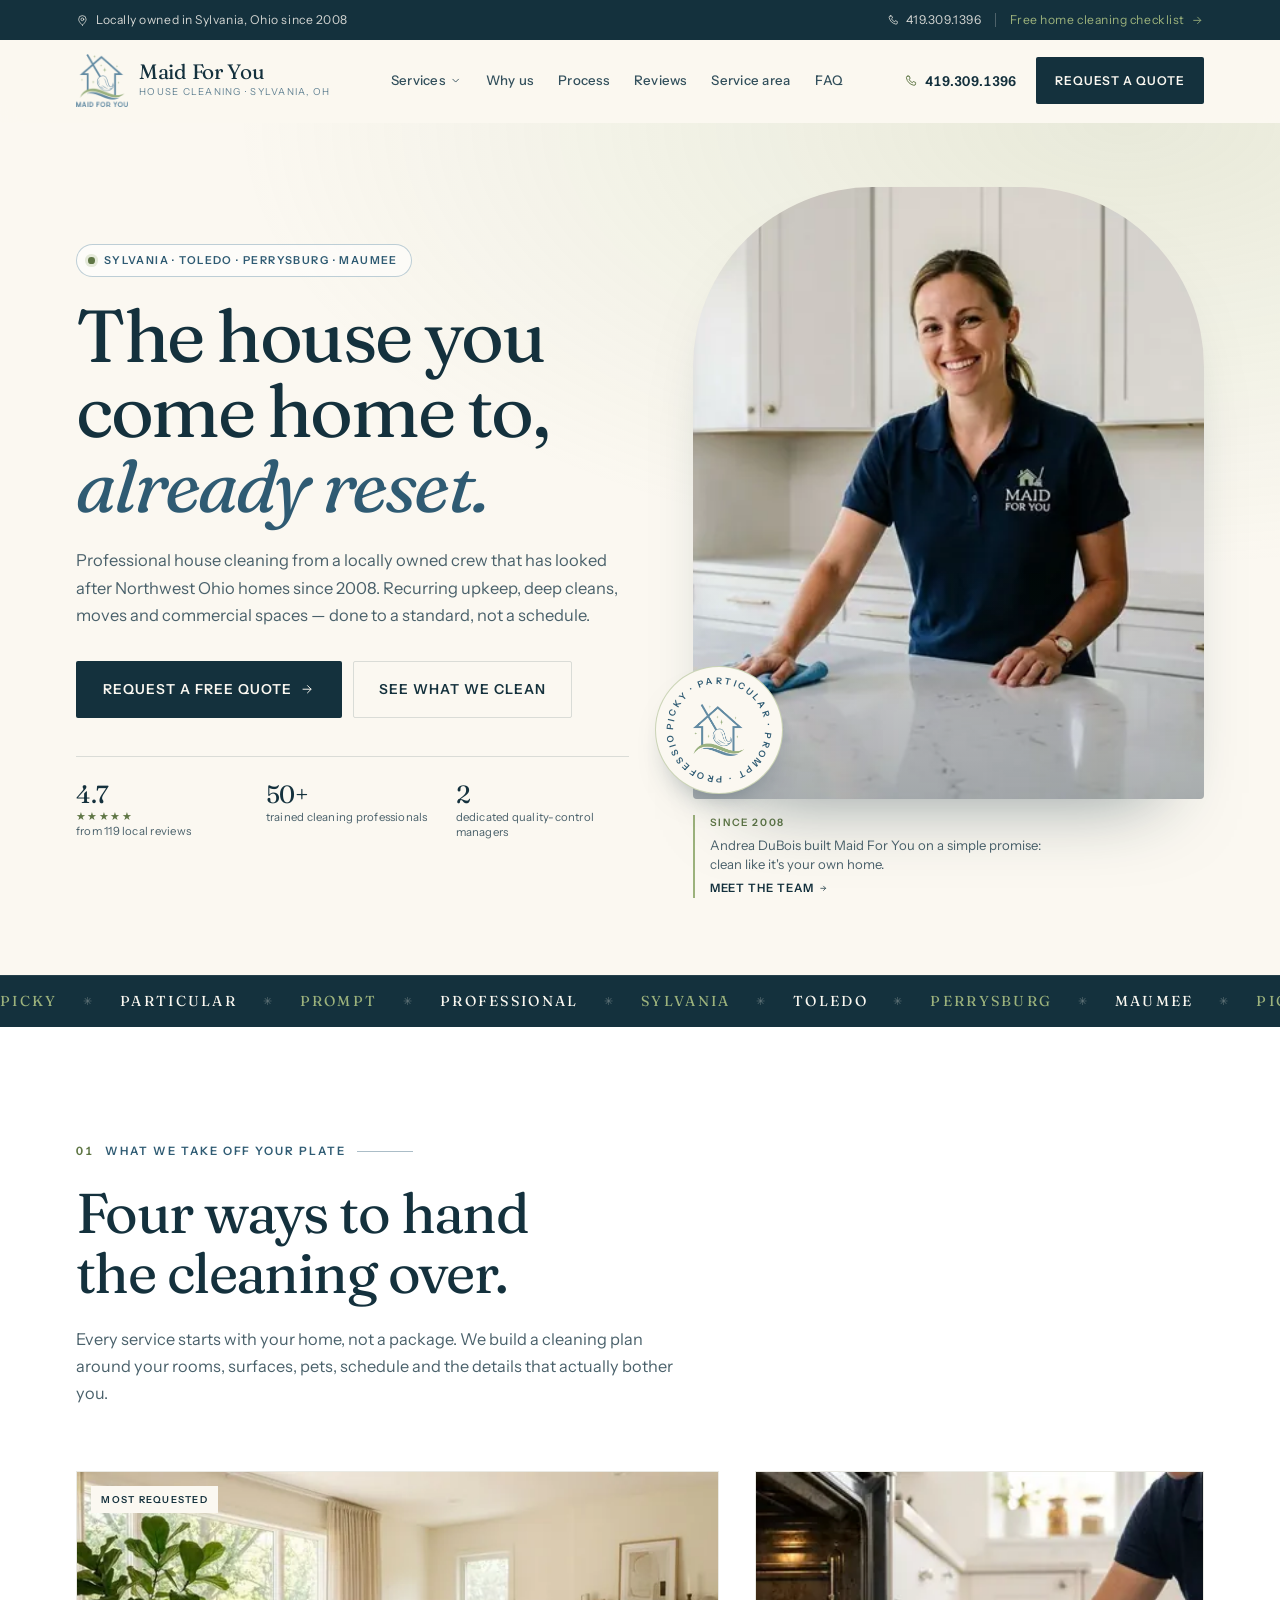
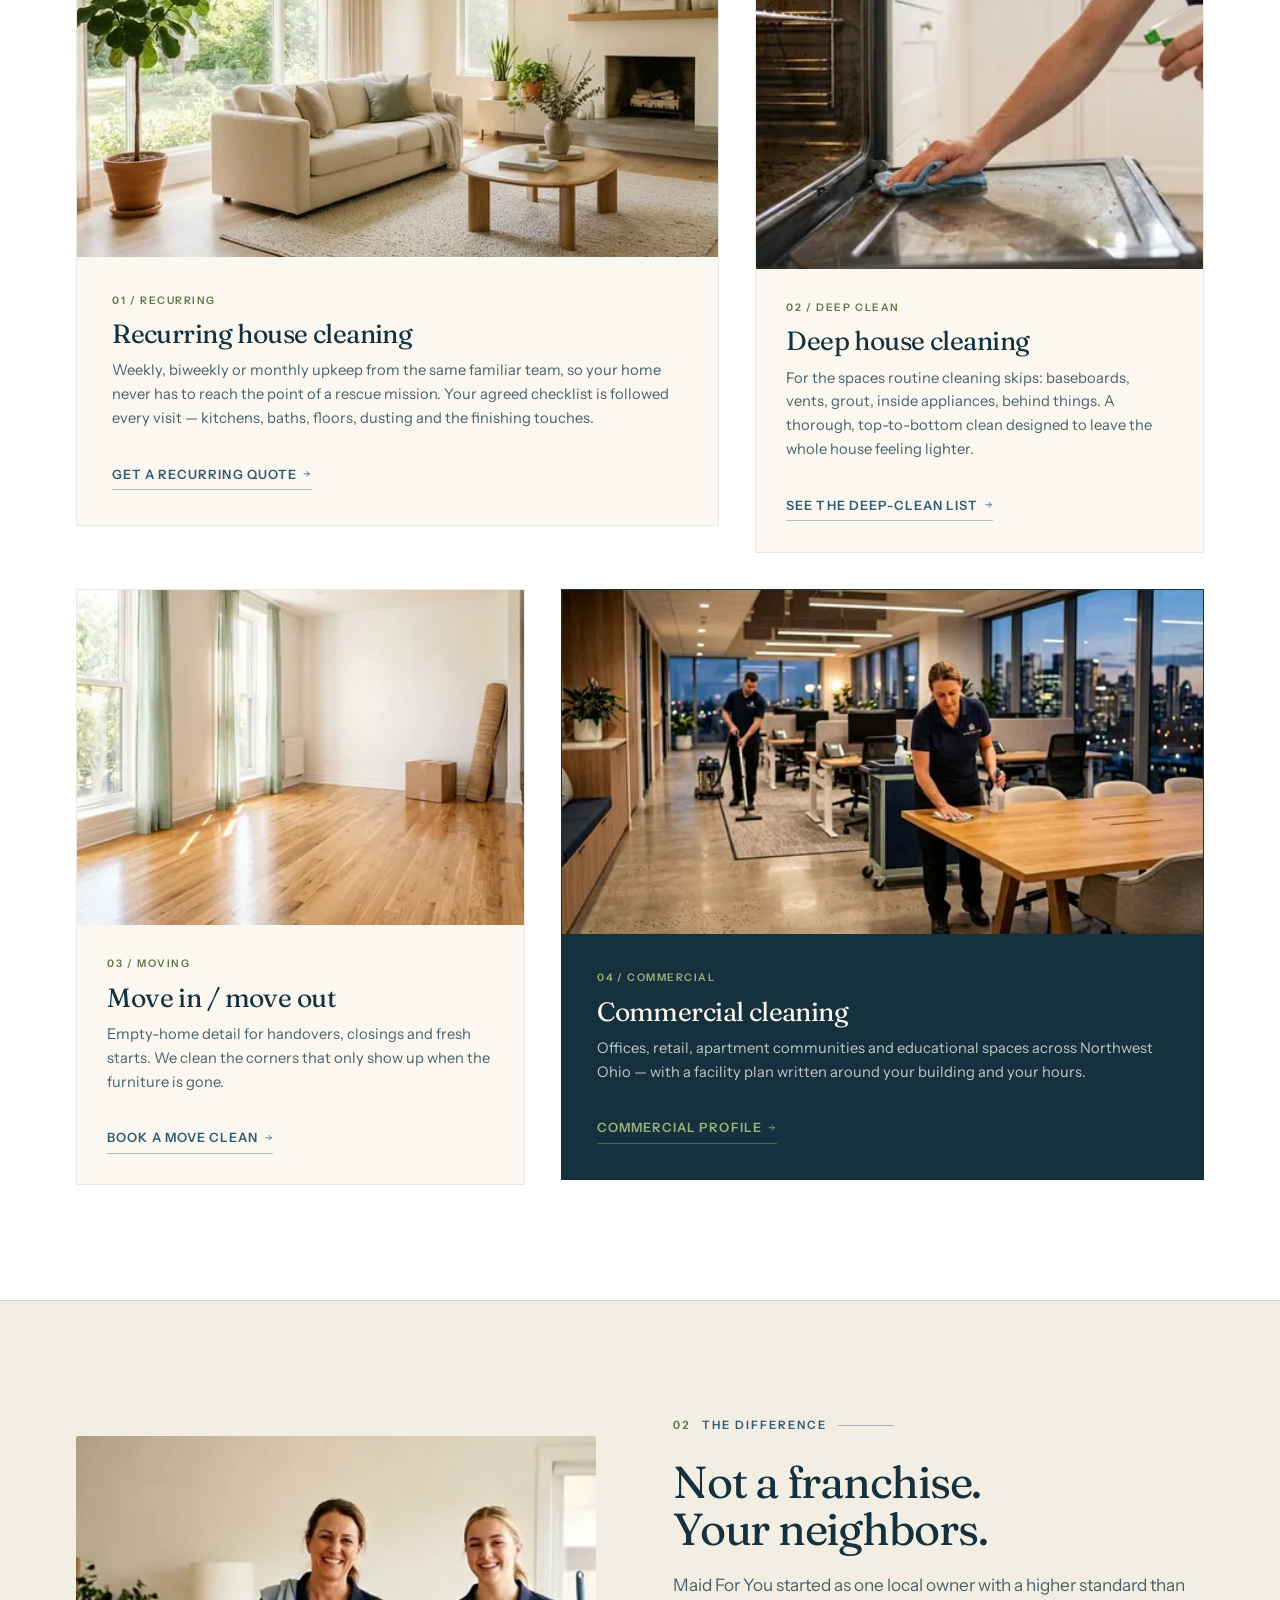
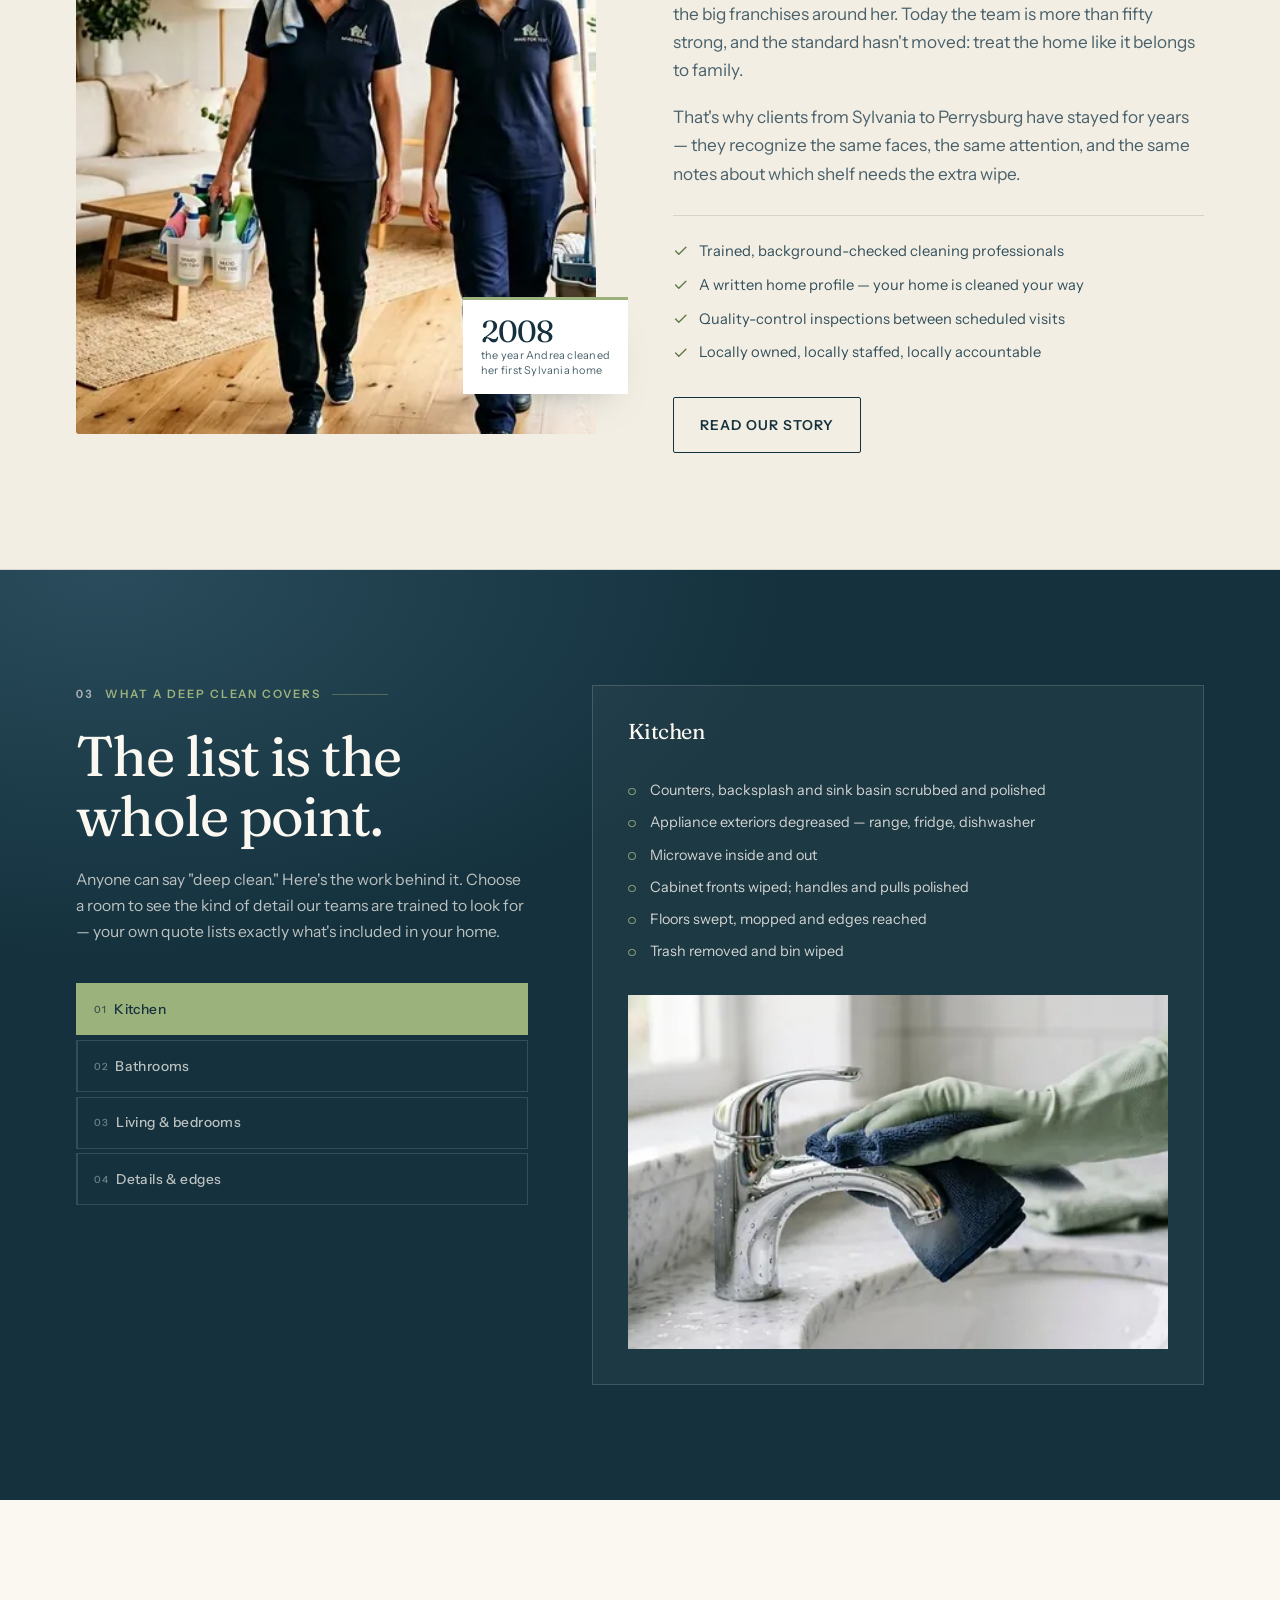
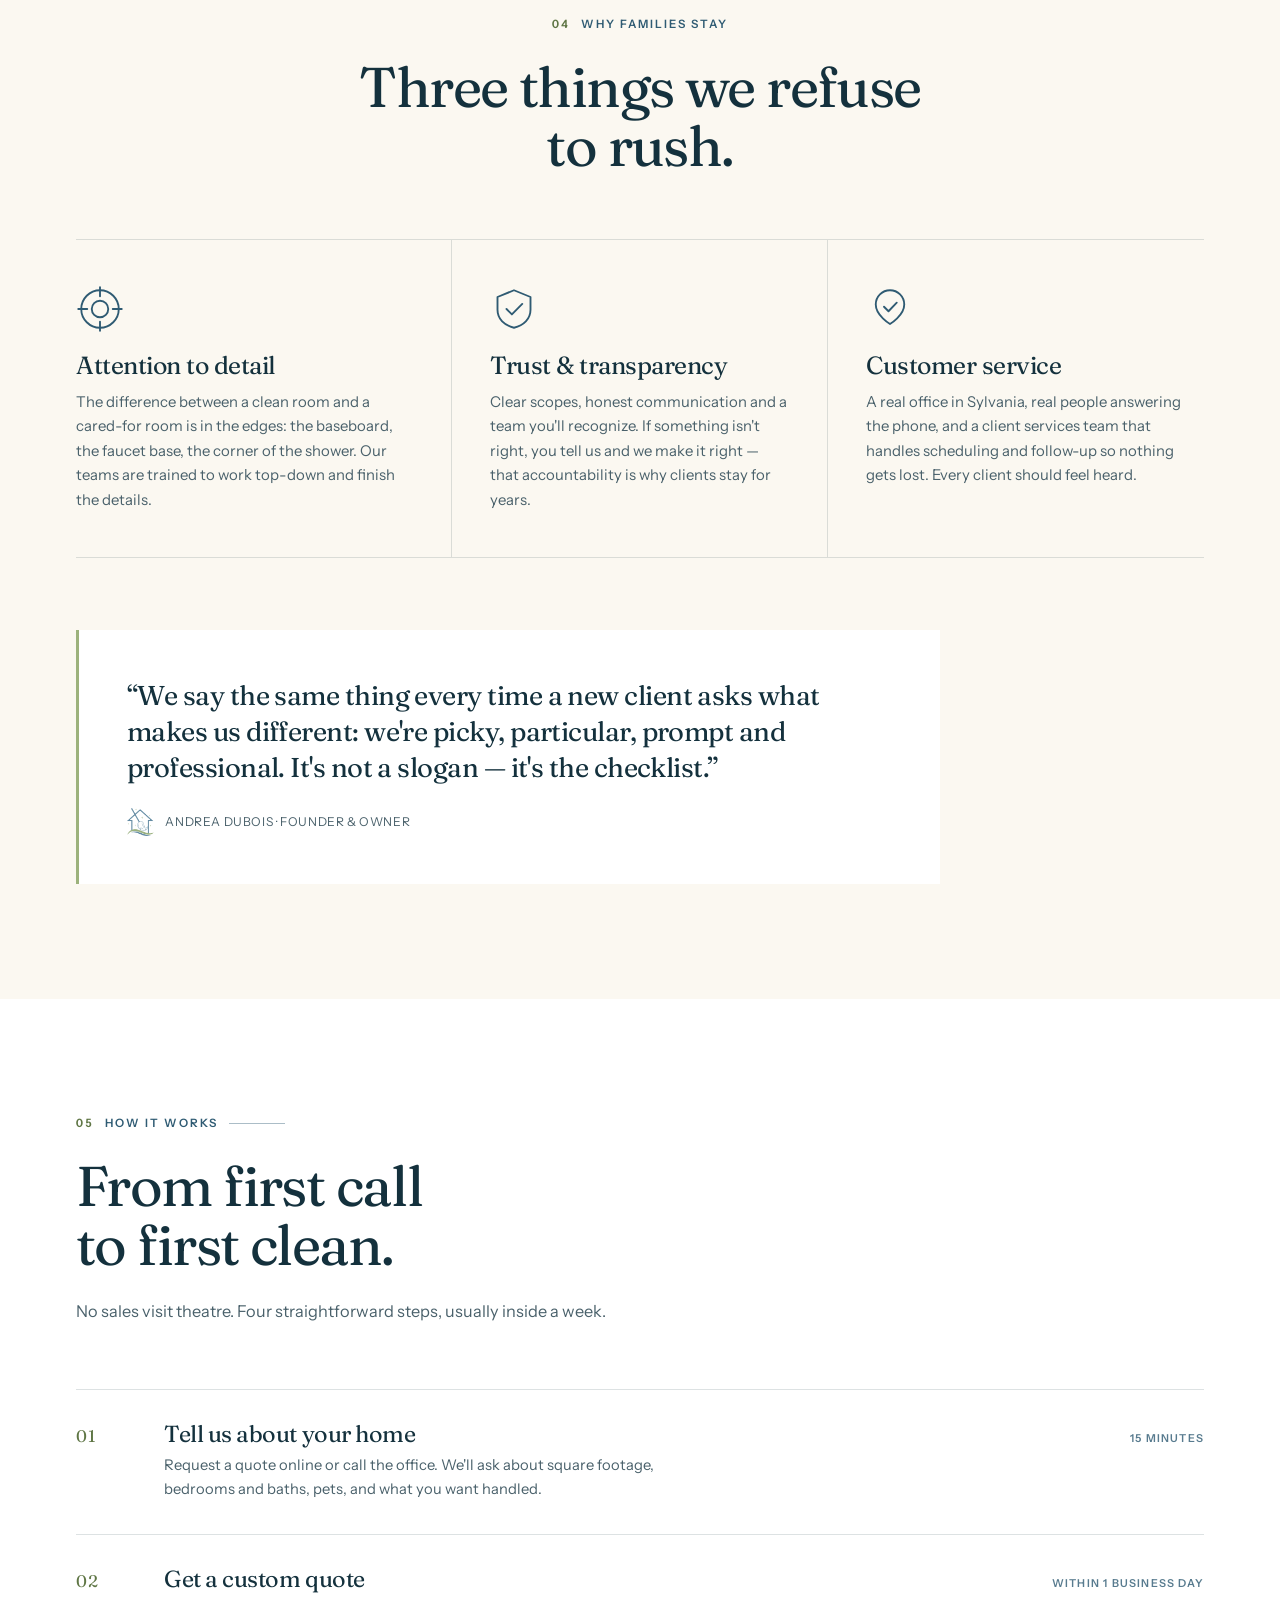
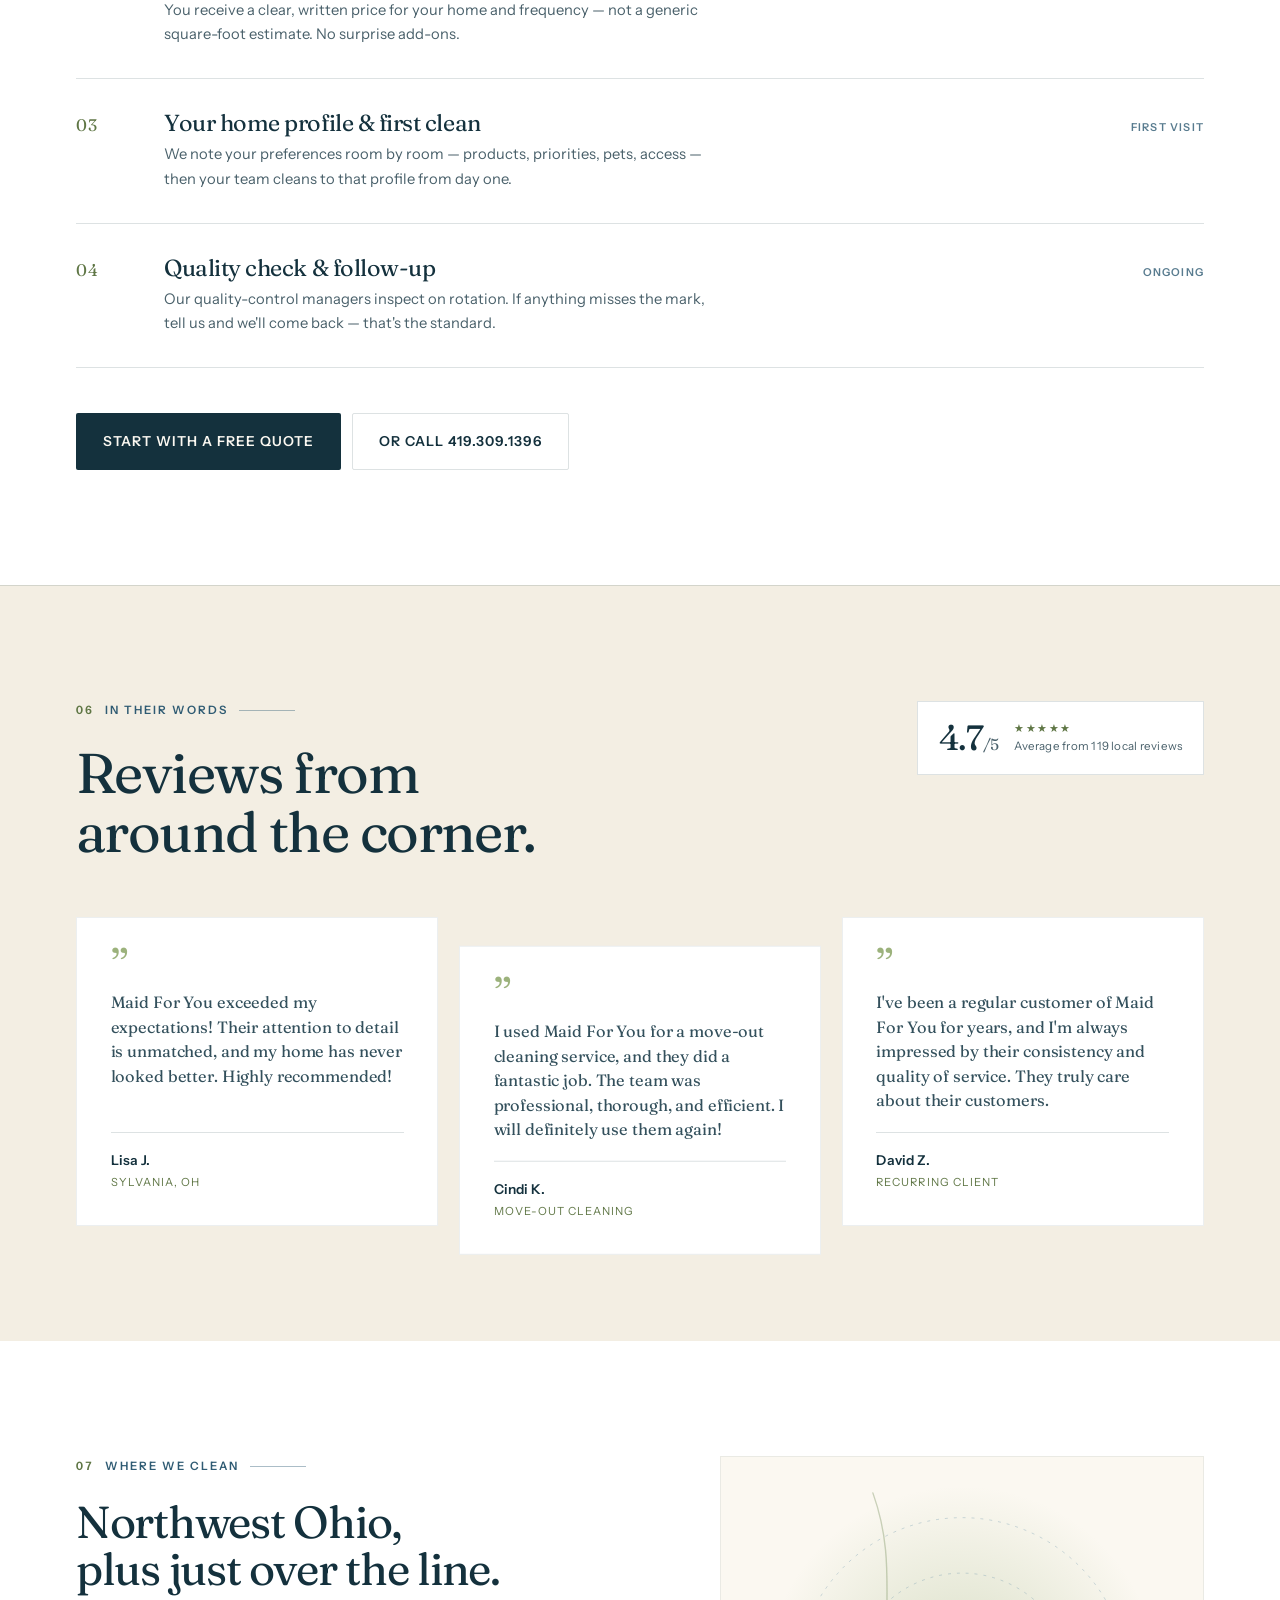
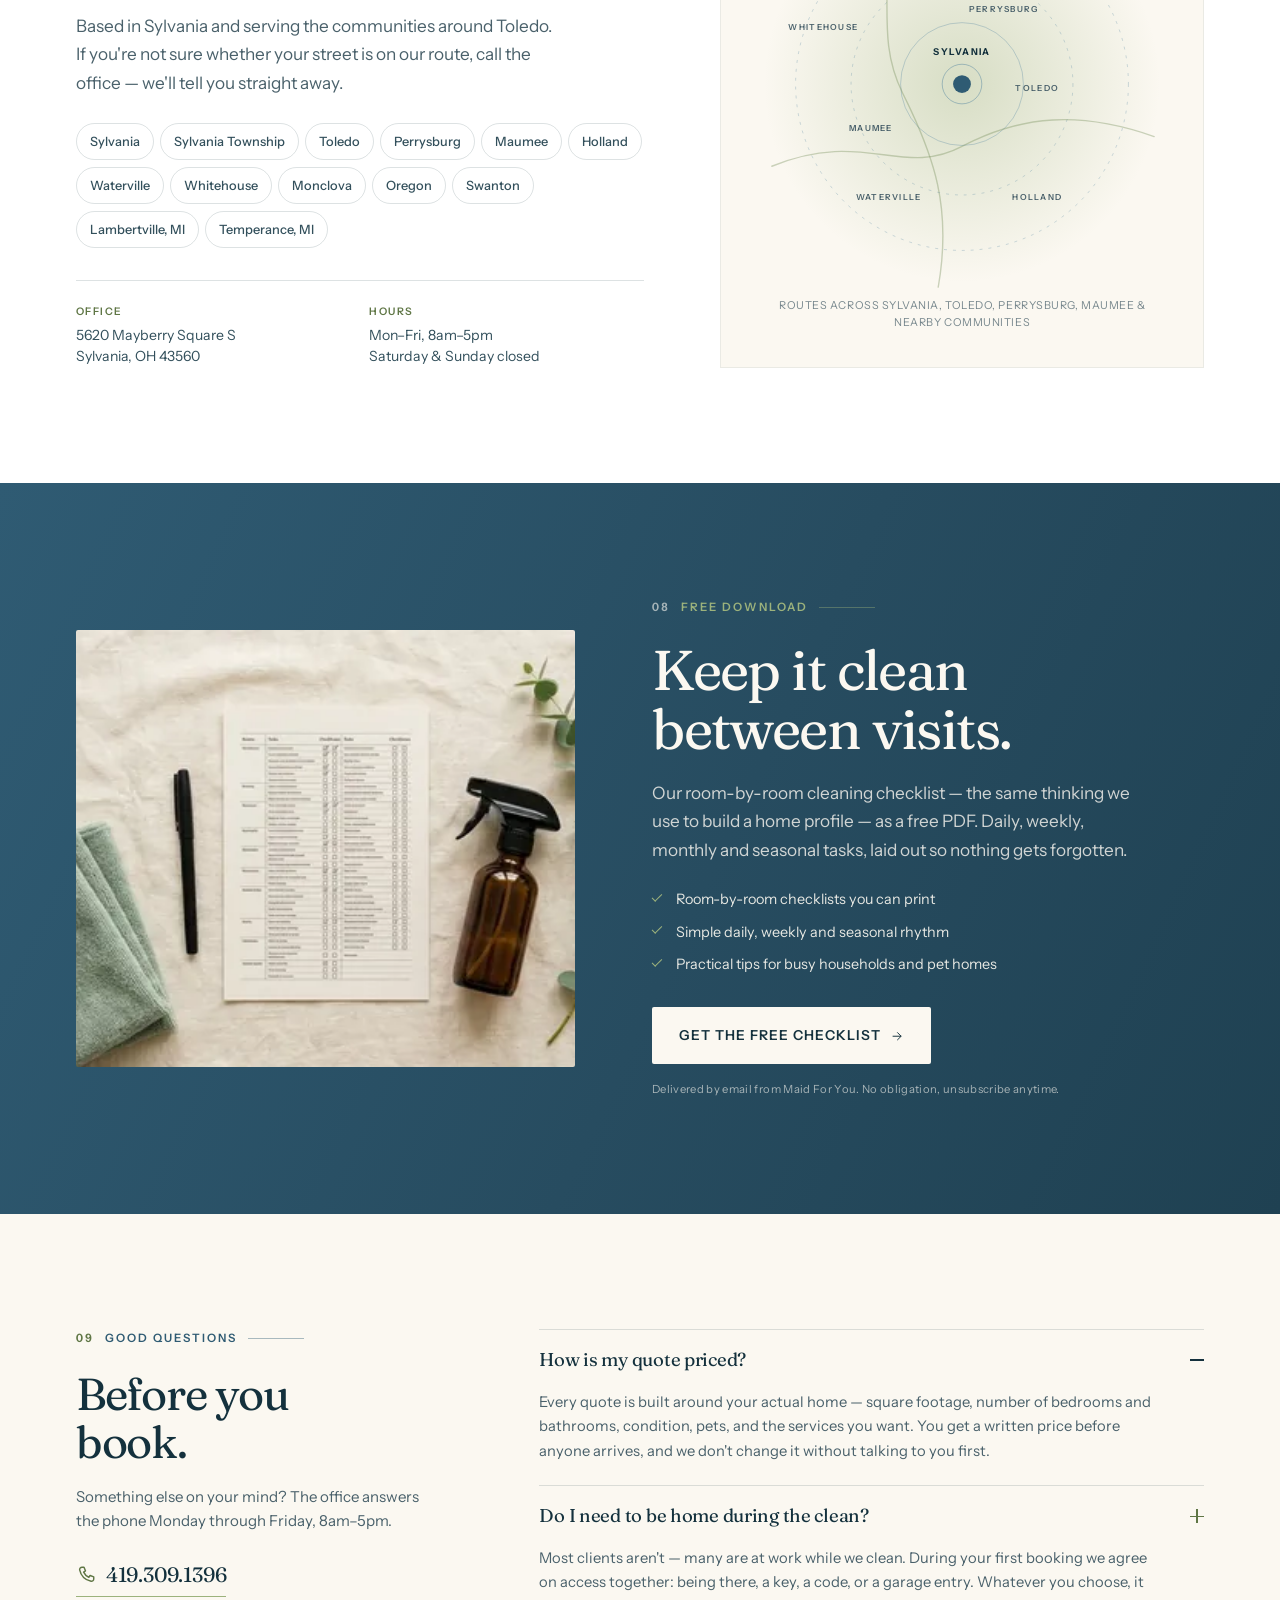
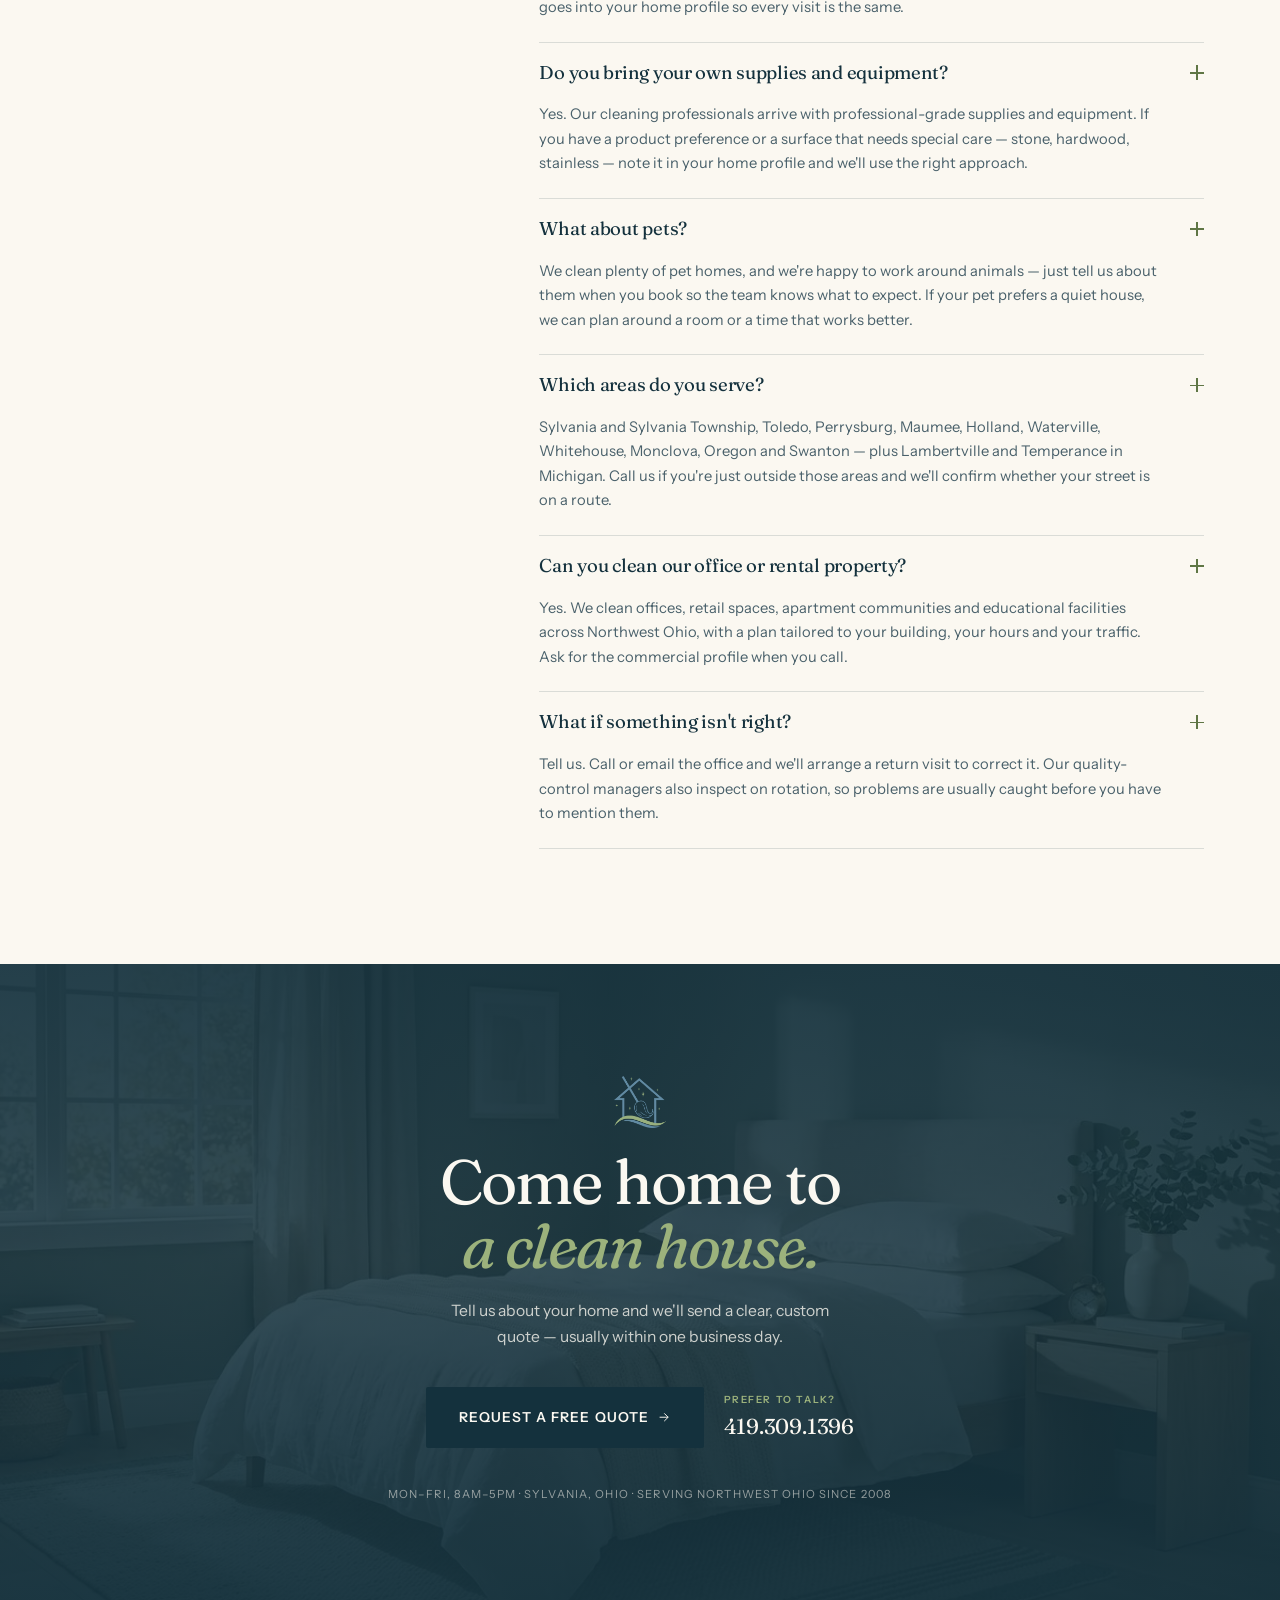
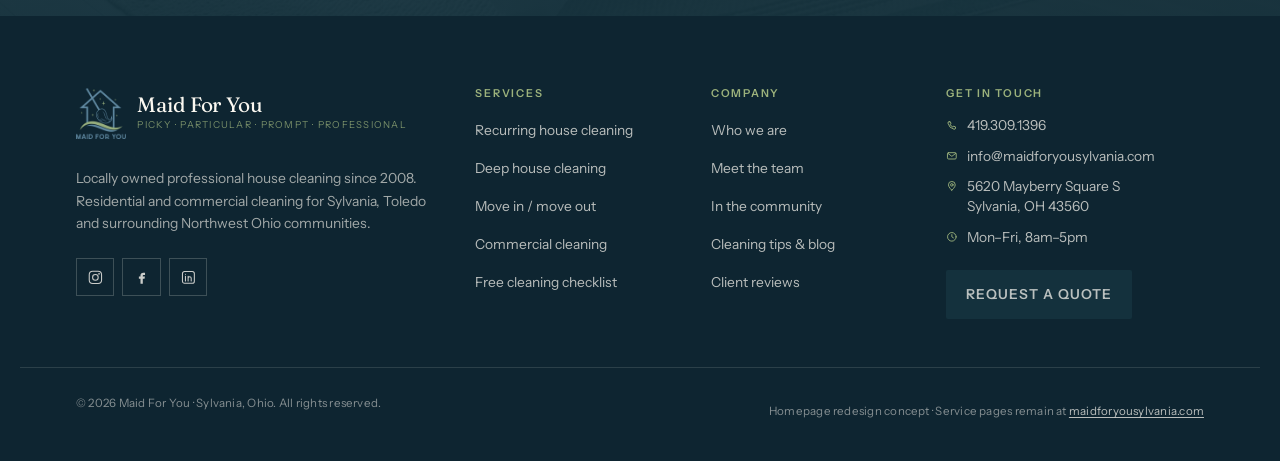
<file: index.html>
<!DOCTYPE html>
<html lang="en">
<head>
<meta charset="utf-8">
<meta name="viewport" content="width=device-width, initial-scale=1">
<title>Maid For You — House Cleaning in Sylvania &amp; Northwest Ohio</title>
<meta name="description" content="Locally owned since 2008. Recurring house cleaning, deep cleaning, move-in/move-out and commercial cleaning for Sylvania, Toledo, Perrysburg, Maumee and surrounding Northwest Ohio communities.">
<meta name="robots" content="noindex, nofollow">
<meta name="theme-color" content="#16323F">
<link rel="canonical" href="https://www.maidforyousylvania.com/">

<!-- Open Graph -->
<meta property="og:type" content="website">
<meta property="og:title" content="Maid For You — The house you come home to, already reset.">
<meta property="og:description" content="Professional house cleaning in Sylvania, Toledo, Perrysburg and Maumee. Locally owned since 2008. Picky. Particular. Prompt. Professional.">
<meta property="og:image" content="https://www.maidforyousylvania.com/assets/images/hero-cleaner-1200.webp">
<meta property="og:url" content="https://www.maidforyousylvania.com/">

<link rel="icon" href="assets/icons/favicon.svg" type="image/svg+xml">
<link rel="icon" href="assets/icons/favicon-32.png" sizes="32x32" type="image/png">
<link rel="apple-touch-icon" href="assets/icons/apple-touch-icon.png">

<link rel="preload" href="assets/fonts/fraunces-normal.woff2" as="font" type="font/woff2" crossorigin>
<link rel="preload" href="assets/fonts/instrument-sans-normal.woff2" as="font" type="font/woff2" crossorigin>
<link rel="stylesheet" href="css/style.css">

<script type="application/ld+json">
{
  "@context": "https://schema.org",
  "@type": "HouseCleaningService",
  "name": "Maid For You",
  "url": "https://www.maidforyousylvania.com/",
  "image": "https://www.maidforyousylvania.com/assets/images/hero-cleaner-1200.webp",
  "telephone": "+1-419-309-1396",
  "email": "info@maidforyousylvania.com",
  "foundingDate": "2008",
  "address": {
    "@type": "PostalAddress",
    "streetAddress": "5620 Mayberry Square S",
    "addressLocality": "Sylvania",
    "addressRegion": "OH",
    "postalCode": "43560",
    "addressCountry": "US"
  },
  "areaServed": ["Sylvania OH", "Toledo OH", "Perrysburg OH", "Maumee OH", "Holland OH", "Waterville OH", "Whitehouse OH", "Monclova OH"],
  "openingHoursSpecification": [{
    "@type": "OpeningHoursSpecification",
    "dayOfWeek": ["Monday", "Tuesday", "Wednesday", "Thursday", "Friday"],
    "opens": "08:00",
    "closes": "17:00"
  }],
  "sameAs": [
    "https://www.instagram.com/maidforyousylvania/",
    "https://www.facebook.com/maidforyousylvania",
    "https://www.linkedin.com/company/maid-for-you-sylvania/"
  ]
}
</script>
</head>
<body>
<a class="skip-link" href="#main">Skip to content</a>

<!-- ============ UTILITY BAR ============ -->
<div class="topbar">
  <div class="shell topbar__inner">
    <p class="topbar__note">
      <svg class="ico" aria-hidden="true" viewBox="0 0 24 24"><path d="M12 21s7-6.1 7-11a7 7 0 1 0-14 0c0 4.9 7 11 7 11Z"/><circle cx="12" cy="10" r="2.6"/></svg>
      Locally owned in Sylvania, Ohio since 2008
    </p>
    <div class="topbar__links">
      <a href="tel:+14193091396">
        <svg class="ico" aria-hidden="true" viewBox="0 0 24 24"><path d="M6.6 3.5h2.2l1.6 4-2 1.4a11.6 11.6 0 0 0 5.7 5.7l1.4-2 4 1.6v2.2a2.6 2.6 0 0 1-2.9 2.6A16.6 16.6 0 0 1 4 6.4 2.6 2.6 0 0 1 6.6 3.5Z"/></svg>
        419.309.1396
      </a>
      <span class="topbar__div" aria-hidden="true"></span>
      <a class="topbar__check" href="https://www.maidforyousylvania.com/lead-collection" target="_blank" rel="noopener">
        Free home cleaning checklist
        <svg class="ico" aria-hidden="true" viewBox="0 0 24 24"><path d="M5 12h13"/><path d="m12.5 6 6 6-6 6"/></svg>
      </a>
    </div>
  </div>
</div>

<!-- ============ HEADER ============ -->
<header class="site-header" id="siteHeader">
  <div class="shell site-header__inner">
    <a class="brand" href="#top" aria-label="Maid For You — home">
      <img class="brand__mark" src="assets/logo/maid-for-you-logo.png" alt="Maid For You cleaning service logo" width="228" height="232">
      <span class="brand__text">
        <span class="brand__name">Maid For You</span>
        <span class="brand__sub">House cleaning · Sylvania, OH</span>
      </span>
    </a>

    <nav class="nav" aria-label="Primary">
      <ul class="nav__list">
        <li class="nav__item nav__item--has-menu">
          <button class="nav__link nav__toggle" type="button" aria-expanded="false" aria-controls="servicesMenu">
            Services
            <svg class="ico ico--sm" aria-hidden="true" viewBox="0 0 24 24"><path d="m6 9 6 6 6-6"/></svg>
          </button>
          <div class="nav__menu" id="servicesMenu" hidden>
            <a href="#services">
              <strong>Recurring house cleaning</strong>
              <span>Weekly, biweekly or monthly upkeep</span>
            </a>
            <a href="#services">
              <strong>Deep house cleaning</strong>
              <span>The top-to-bottom reset</span>
            </a>
            <a href="#services">
              <strong>Move in / move out</strong>
              <span>Handover-ready, empty-home detail</span>
            </a>
            <a href="#services">
              <strong>Commercial cleaning</strong>
              <span>Offices, retail &amp; shared spaces</span>
            </a>
          </div>
        </li>
        <li class="nav__item"><a class="nav__link" href="#standard">Why us</a></li>
        <li class="nav__item"><a class="nav__link" href="#process">Process</a></li>
        <li class="nav__item"><a class="nav__link" href="#reviews">Reviews</a></li>
        <li class="nav__item"><a class="nav__link" href="#areas">Service area</a></li>
        <li class="nav__item"><a class="nav__link" href="#faq">FAQ</a></li>
      </ul>
    </nav>

    <div class="site-header__actions">
      <a class="header-phone" href="tel:+14193091396">
        <svg class="ico" aria-hidden="true" viewBox="0 0 24 24"><path d="M6.6 3.5h2.2l1.6 4-2 1.4a11.6 11.6 0 0 0 5.7 5.7l1.4-2 4 1.6v2.2a2.6 2.6 0 0 1-2.9 2.6A16.6 16.6 0 0 1 4 6.4 2.6 2.6 0 0 1 6.6 3.5Z"/></svg>
        <span class="header-phone__num">419.309.1396</span>
      </a>
      <a class="btn btn--primary btn--sm header-quote" href="https://clienthub.getjobber.com/client_hubs/4bf9499d-f2fb-46d0-ad97-91e05a46809a/public/work_request/new?source=social_media" target="_blank" rel="noopener">
        Request a quote
      </a>
      <button class="menu-btn" type="button" aria-expanded="false" aria-controls="mobileNav" aria-label="Open menu">
        <span class="menu-btn__bars" aria-hidden="true"><i></i><i></i></span>
      </button>
    </div>
  </div>
</header>

<!-- ============ MOBILE NAV ============ -->
<div class="mobile-nav" id="mobileNav" hidden>
  <div class="mobile-nav__bar">
    <a class="brand" href="#top" aria-label="Maid For You — home">
      <img class="brand__mark" src="assets/logo/maid-for-you-logo.png" alt="Maid For You logo" width="228" height="232">
      <span class="brand__text"><span class="brand__name">Maid For You</span></span>
    </a>
    <button class="mobile-nav__close" type="button" aria-label="Close menu">
      <svg aria-hidden="true" viewBox="0 0 24 24"><path d="m6 6 12 12M18 6 6 18"/></svg>
    </button>
  </div>

  <nav aria-label="Mobile">
    <ul class="mobile-nav__list">
      <li><a href="#services">Services</a></li>
      <li><a href="#deepclean">What a deep clean covers</a></li>
      <li><a href="#standard">Why Maid For You</a></li>
      <li><a href="#process">How it works</a></li>
      <li><a href="#reviews">Reviews</a></li>
      <li><a href="#areas">Service area</a></li>
      <li><a href="#faq">FAQ</a></li>
    </ul>
  </nav>
  <div class="mobile-nav__foot">
    <a class="btn btn--primary btn--block" href="https://clienthub.getjobber.com/client_hubs/4bf9499d-f2fb-46d0-ad97-91e05a46809a/public/work_request/new?source=social_media" target="_blank" rel="noopener">Request a free quote</a>
    <a class="mobile-nav__tel" href="tel:+14193091396">Or call 419.309.1396 · Mon–Fri, 8am–5pm</a>
    <p class="mobile-nav__mail"><a href="mailto:info@maidforyousylvania.com">info@maidforyousylvania.com</a></p>
  </div>
</div>

<main id="main">
<span id="top"></span>

<!-- ============ HERO ============ -->
<section class="hero" aria-labelledby="heroTitle">
  <div class="hero__grid shell">
    <div class="hero__copy">
      <p class="eyebrow reveal">
        <span class="eyebrow__dot" aria-hidden="true"></span>
        Sylvania · Toledo · Perrysburg · Maumee
      </p>

      <h1 class="hero__title reveal" id="heroTitle">
        The house you come home to,<br>
        <em>already reset.</em>
      </h1>

      <p class="hero__lede reveal">
        Professional house cleaning from a locally owned crew that has looked after
        Northwest Ohio homes since 2008. Recurring upkeep, deep cleans, moves and
        commercial spaces — done to a standard, not a schedule.
      </p>

      <div class="hero__actions reveal">
        <a class="btn btn--primary" href="https://clienthub.getjobber.com/client_hubs/4bf9499d-f2fb-46d0-ad97-91e05a46809a/public/work_request/new?source=social_media" target="_blank" rel="noopener">
          Request a free quote
          <svg class="ico" aria-hidden="true" viewBox="0 0 24 24"><path d="M5 12h13"/><path d="m12.5 6 6 6-6 6"/></svg>
        </a>
        <a class="btn btn--ghost" href="#deepclean">See what we clean</a>
      </div>

      <ul class="hero__proof reveal">
        <li>
          <span class="hero__proof-num">4.7</span>
          <span class="hero__proof-txt"><span class="stars" aria-hidden="true">★★★★★</span> from 119 local reviews</span>
        </li>
        <li>
          <span class="hero__proof-num">50+</span>
          <span class="hero__proof-txt">trained cleaning professionals</span>
        </li>
        <li>
          <span class="hero__proof-num">2</span>
          <span class="hero__proof-txt">dedicated quality-control managers</span>
        </li>
      </ul>
    </div>

    <figure class="hero__media reveal">
      <div class="hero__frame">
        <picture>
          <source type="image/webp" srcset="assets/images/hero-cleaner-520.webp 520w, assets/images/hero-cleaner-860.webp 860w, assets/images/hero-cleaner-1200.webp 1200w" sizes="(min-width: 960px) 42vw, 92vw">
          <img src="assets/images/hero-cleaner.jpg" alt="Maid For You cleaning professional wiping a white quartz kitchen island in a sunlit Sylvania home" width="1200" height="655" fetchpriority="high" decoding="async">
        </picture>
      </div>

      <div class="hero__seal" aria-hidden="true">
        <svg viewBox="0 0 120 120">
          <defs><path id="sealPath" d="M60,60 m-44,0 a44,44 0 1,1 88,0 a44,44 0 1,1 -88,0"/></defs>
          <text><textPath href="#sealPath" startOffset="0">PICKY · PARTICULAR · PROMPT · PROFESSIONAL · </textPath></text>
        </svg>
        <span class="hero__seal-mark">
          <img src="assets/logo/maid-for-you-emblem.png" alt="" width="196" height="199">
        </span>
      </div>

      <figcaption class="hero__caption">
        <span class="hero__caption-kicker">Since 2008</span>
        <span class="hero__caption-text">Andrea DuBois built Maid For You on a simple promise: clean like it's your own home.</span>
        <a class="hero__caption-link" href="https://www.maidforyousylvania.com/the-team" target="_blank" rel="noopener">Meet the team <svg class="ico ico--xs" aria-hidden="true" viewBox="0 0 24 24"><path d="M5 12h13"/><path d="m12.5 6 6 6-6 6"/></svg></a>
      </figcaption>
    </figure>
  </div>
</section>

<!-- ============ VALUES MARQUEE ============ -->
<div class="marquee" aria-hidden="true">
  <div class="marquee__track">
    <span>Picky</span><i>✳</i><span>Particular</span><i>✳</i><span>Prompt</span><i>✳</i><span>Professional</span><i>✳</i>
    <span>Sylvania</span><i>✳</i><span>Toledo</span><i>✳</i><span>Perrysburg</span><i>✳</i><span>Maumee</span><i>✳</i>
    <span>Picky</span><i>✳</i><span>Particular</span><i>✳</i><span>Prompt</span><i>✳</i><span>Professional</span><i>✳</i>
    <span>Sylvania</span><i>✳</i><span>Toledo</span><i>✳</i><span>Perrysburg</span><i>✳</i><span>Maumee</span><i>✳</i>
  </div>
</div>

<!-- ============ SERVICES ============ -->
<section class="services" id="services" aria-labelledby="servicesTitle">
  <div class="shell">
    <header class="section-head">
      <p class="section-label"><span>01</span> What we take off your plate</p>
      <h2 class="section-title" id="servicesTitle">Four ways to hand<br>the cleaning over.</h2>
      <p class="section-intro">
        Every service starts with your home, not a package. We build a cleaning
        plan around your rooms, surfaces, pets, schedule and the details that
        actually bother you.
      </p>
    </header>

    <div class="svc-grid">
      <article class="svc svc--lead">
        <div class="svc__media">
          <picture>
            <source type="image/webp" srcset="assets/images/living-room-520.webp 520w, assets/images/living-room-860.webp 860w, assets/images/living-room-1200.webp 1200w" sizes="(min-width: 960px) 46vw, 92vw">
            <img src="assets/images/living-room.jpg" alt="A freshly cleaned, sunlit living room with cream sofa, oak floors and green plants" width="1200" height="509" loading="lazy" decoding="async">
          </picture>
          <span class="svc__tag">Most requested</span>
        </div>
        <div class="svc__body">
          <p class="svc__no">01 / Recurring</p>
          <h3 class="svc__title">Recurring house cleaning</h3>
          <p class="svc__text">
            Weekly, biweekly or monthly upkeep from the same familiar team, so
            your home never has to reach the point of a rescue mission. Your
            agreed checklist is followed every visit — kitchens, baths, floors,
            dusting and the finishing touches.
          </p>
          <a class="link-arrow" href="https://clienthub.getjobber.com/client_hubs/4bf9499d-f2fb-46d0-ad97-91e05a46809a/public/work_request/new?source=social_media" target="_blank" rel="noopener">Get a recurring quote <svg class="ico ico--xs" aria-hidden="true" viewBox="0 0 24 24"><path d="M5 12h13"/><path d="m12.5 6 6 6-6 6"/></svg></a>
        </div>
      </article>

      <article class="svc svc--tall">
        <div class="svc__media">
          <picture>
            <source type="image/webp" srcset="assets/images/deep-kitchen-520.webp 520w, assets/images/deep-kitchen-860.webp 860w" sizes="(min-width: 960px) 24vw, 92vw">
            <img src="assets/images/deep-kitchen.jpg" alt="Maid For You cleaner deep cleaning a stainless steel oven in a white kitchen" width="1200" height="655" loading="lazy" decoding="async">
          </picture>
        </div>
        <div class="svc__body">
          <p class="svc__no">02 / Deep clean</p>
          <h3 class="svc__title">Deep house cleaning</h3>
          <p class="svc__text">
            For the spaces routine cleaning skips: baseboards, vents, grout,
            inside appliances, behind things. A thorough, top-to-bottom clean
            designed to leave the whole house feeling lighter.
          </p>
          <a class="link-arrow" href="#deepclean">See the deep-clean list <svg class="ico ico--xs" aria-hidden="true" viewBox="0 0 24 24"><path d="M5 12h13"/><path d="m12.5 6 6 6-6 6"/></svg></a>
        </div>
      </article>

      <article class="svc">
        <div class="svc__media svc__media--wide">
          <picture>
            <source type="image/webp" srcset="assets/images/move-out-520.webp 520w, assets/images/move-out-860.webp 860w" sizes="(min-width: 960px) 30vw, 92vw">
            <img src="assets/images/move-out.jpg" alt="An empty, spotless apartment with sunlit oak floors before move-in" width="1200" height="655" loading="lazy" decoding="async">
          </picture>
        </div>
        <div class="svc__body">
          <p class="svc__no">03 / Moving</p>
          <h3 class="svc__title">Move in / move out</h3>
          <p class="svc__text">
            Empty-home detail for handovers, closings and fresh starts. We clean
            the corners that only show up when the furniture is gone.
          </p>
          <a class="link-arrow" href="https://clienthub.getjobber.com/client_hubs/4bf9499d-f2fb-46d0-ad97-91e05a46809a/public/work_request/new?source=social_media" target="_blank" rel="noopener">Book a move clean <svg class="ico ico--xs" aria-hidden="true" viewBox="0 0 24 24"><path d="M5 12h13"/><path d="m12.5 6 6 6-6 6"/></svg></a>
        </div>
      </article>

      <article class="svc svc--dark">
        <div class="svc__media svc__media--wide">
          <picture>
            <source type="image/webp" srcset="assets/images/office-clean-520.webp 520w, assets/images/office-clean-860.webp 860w" sizes="(min-width: 960px) 30vw, 92vw">
            <img src="assets/images/office-clean.jpg" alt="Maid For You team cleaning a modern open-plan office in the evening" width="1200" height="670" loading="lazy" decoding="async">
          </picture>
        </div>
        <div class="svc__body">
          <p class="svc__no">04 / Commercial</p>
          <h3 class="svc__title">Commercial cleaning</h3>
          <p class="svc__text">
            Offices, retail, apartment communities and educational spaces across
            Northwest Ohio — with a facility plan written around your building and
            your hours.
          </p>
          <a class="link-arrow" href="https://www.maidforyousylvania.com/commercial" target="_blank" rel="noopener">Commercial profile <svg class="ico ico--xs" aria-hidden="true" viewBox="0 0 24 24"><path d="M5 12h13"/><path d="m12.5 6 6 6-6 6"/></svg></a>
        </div>
      </article>
    </div>
  </div>
</section>

<!-- ============ STORY / DIFFERENCE ============ -->
<section class="story" aria-labelledby="storyTitle">
  <div class="story__grid shell">
    <figure class="story__media reveal">
      <picture>
        <source type="image/webp" srcset="assets/images/team-arrival-520.webp 520w, assets/images/team-arrival-860.webp 860w, assets/images/team-arrival-1200.webp 1200w" sizes="(min-width: 960px) 44vw, 92vw">
        <img src="assets/images/team-arrival.jpg" alt="Two Maid For You cleaners arriving with supplies in a bright living room" width="1200" height="655" loading="lazy" decoding="async">
      </picture>
      <figcaption class="story__badge">
        <span class="story__badge-num">2008</span>
        <span class="story__badge-txt">the year Andrea cleaned<br>her first Sylvania home</span>
      </figcaption>
    </figure>

    <div class="story__copy">
      <p class="section-label"><span>02</span> The difference</p>
      <h2 class="section-title section-title--sm" id="storyTitle">Not a franchise.<br>Your neighbors.</h2>
      <p class="story__text">
        Maid For You started as one local owner with a higher standard than the
        big franchises around her. Today the team is more than fifty strong, and
        the standard hasn't moved: treat the home like it belongs to family.
      </p>
      <p class="story__text">
        That's why clients from Sylvania to Perrysburg have stayed for years —
        they recognize the same faces, the same attention, and the same notes
        about which shelf needs the extra wipe.
      </p>

      <ul class="story__points">
        <li>
          <svg class="ico ico--brand" aria-hidden="true" viewBox="0 0 24 24"><path d="m4 12.5 5 5L20 6.5"/></svg>
          Trained, background-checked cleaning professionals
        </li>
        <li>
          <svg class="ico ico--brand" aria-hidden="true" viewBox="0 0 24 24"><path d="m4 12.5 5 5L20 6.5"/></svg>
          A written home profile — your home is cleaned your way
        </li>
        <li>
          <svg class="ico ico--brand" aria-hidden="true" viewBox="0 0 24 24"><path d="m4 12.5 5 5L20 6.5"/></svg>
          Quality-control inspections between scheduled visits
        </li>
        <li>
          <svg class="ico ico--brand" aria-hidden="true" viewBox="0 0 24 24"><path d="m4 12.5 5 5L20 6.5"/></svg>
          Locally owned, locally staffed, locally accountable
        </li>
      </ul>

      <a class="btn btn--outline" href="https://www.maidforyousylvania.com/who-we-are" target="_blank" rel="noopener">Read our story</a>
    </div>
  </div>
</section>

<!-- ============ DEEP CLEAN ROOM TABS ============ -->
<section class="deepclean" id="deepclean" aria-labelledby="deepTitle">
  <div class="shell deepclean__grid">
    <div class="deepclean__head">
      <p class="section-label section-label--light"><span>03</span> What a deep clean covers</p>
      <h2 class="section-title section-title--light" id="deepTitle">The list is the<br>whole point.</h2>
      <p class="deepclean__intro">
        Anyone can say "deep clean." Here's the work behind it. Choose a room to
        see the kind of detail our teams are trained to look for — your own quote
        lists exactly what's included in your home.
      </p>

      <ul class="deepclean__feats">
        <li>
          <svg class="ico ico--xs" aria-hidden="true" viewBox="0 0 24 24"><path d="m4 12.5 5 5L20 6.5"/></svg>
          <span><b>Kitchen &amp; appliances</b> — degreased fronts, microwave, sink, bin</span>
        </li>
        <li>
          <svg class="ico ico--xs" aria-hidden="true" viewBox="0 0 24 24"><path d="m4 12.5 5 5L20 6.5"/></svg>
          <span><b>Bathrooms</b> — tile, tub, toilets, grout, streak-free fixtures</span>
        </li>
        <li>
          <svg class="ico ico--xs" aria-hidden="true" viewBox="0 0 24 24"><path d="m4 12.5 5 5L20 6.5"/></svg>
          <span><b>Living &amp; bedrooms</b> — top-down dusting, glass, floors edge to edge</span>
        </li>
        <li>
          <svg class="ico ico--xs" aria-hidden="true" viewBox="0 0 24 24"><path d="m4 12.5 5 5L20 6.5"/></svg>
          <span><b>Details &amp; edges</b> — baseboards, vents, switches, door frames</span>
        </li>
      </ul>

      <div class="tabs" role="tablist" aria-label="Deep clean checklist by room">
        <button class="tab" role="tab" id="tab-kitchen" aria-controls="panel-kitchen" aria-selected="true" tabindex="0">
          <span>01</span> Kitchen
        </button>
        <button class="tab" role="tab" id="tab-bath" aria-controls="panel-bath" aria-selected="false" tabindex="-1">
          <span>02</span> Bathrooms
        </button>
        <button class="tab" role="tab" id="tab-living" aria-controls="panel-living" aria-selected="false" tabindex="-1">
          <span>03</span> Living &amp; bedrooms
        </button>
        <button class="tab" role="tab" id="tab-detail" aria-controls="panel-detail" aria-selected="false" tabindex="-1">
          <span>04</span> Details &amp; edges
        </button>
      </div>
    </div>

    <div class="deepclean__panels">
      <div class="panel" role="tabpanel" id="panel-kitchen" aria-labelledby="tab-kitchen" tabindex="0">
        <h3 class="panel__title">Kitchen</h3>
        <ul class="panel__list">
          <li>Counters, backsplash and sink basin scrubbed and polished</li>
          <li>Appliance exteriors degreased — range, fridge, dishwasher</li>
          <li>Microwave inside and out</li>
          <li>Cabinet fronts wiped; handles and pulls polished</li>
          <li>Floors swept, mopped and edges reached</li>
          <li>Trash removed and bin wiped</li>
        </ul>
        <figure class="panel__media">
          <picture>
            <source type="image/webp" srcset="assets/images/detail-sink-520.webp 520w, assets/images/detail-sink-860.webp 860w" sizes="(min-width: 960px) 22vw, 60vw">
            <img src="assets/images/detail-sink.jpg" alt="A gloved hand polishing a gleaming chrome faucet with a microfiber cloth" width="1200" height="655" loading="lazy" decoding="async">
          </picture>
        </figure>
      </div>

      <div class="panel" role="tabpanel" id="panel-bath" aria-labelledby="tab-bath" tabindex="0" hidden>
        <h3 class="panel__title">Bathrooms</h3>
        <ul class="panel__list">
          <li>Showers, tubs and tile scrubbed; soap scum lifted</li>
          <li>Toilets fully cleaned, including base and behind</li>
          <li>Vanities, mirrors and fixtures polished streak-free</li>
          <li>Grout lines and caulk edges detailed</li>
          <li>Exhaust vents and light switches wiped</li>
          <li>Fresh linens hung when left out; floors mopped</li>
        </ul>
        <figure class="panel__media">
          <picture>
            <source type="image/webp" srcset="assets/images/detail-sink-520.webp 520w, assets/images/detail-sink-860.webp 860w" sizes="(min-width: 960px) 22vw, 60vw">
            <img src="assets/images/detail-sink.jpg" alt="Bathroom fixture being polished during a deep clean" width="1200" height="655" loading="lazy" decoding="async">
          </picture>
        </figure>
      </div>

      <div class="panel" role="tabpanel" id="panel-living" aria-labelledby="tab-living" tabindex="0" hidden>
        <h3 class="panel__title">Living &amp; bedrooms</h3>
        <ul class="panel__list">
          <li>Dusting from the top down — ceilings fans, sills, shelves</li>
          <li>Furniture surfaces, frames and decor wiped</li>
          <li>Beds made to your preference; linens changed on request</li>
          <li>Under-furniture vacuuming where accessible</li>
          <li>Mirrors and glass polished</li>
          <li>Carpets vacuumed edge to edge; hard floors mopped</li>
        </ul>
        <figure class="panel__media">
          <picture>
            <source type="image/webp" srcset="assets/images/bedroom-fresh-520.webp 520w, assets/images/bedroom-fresh-860.webp 860w" sizes="(min-width: 960px) 22vw, 60vw">
            <img src="assets/images/bedroom-fresh.jpg" alt="A calm, freshly cleaned bedroom with crisp white bedding and sage walls" width="1200" height="655" loading="lazy" decoding="async">
          </picture>
        </figure>
      </div>

      <div class="panel" role="tabpanel" id="panel-detail" aria-labelledby="tab-detail" tabindex="0" hidden>
        <h3 class="panel__title">Details &amp; edges</h3>
        <ul class="panel__list">
          <li>Baseboards, door frames and door handles wiped</li>
          <li>Light switches, outlets and thermostat plates cleaned</li>
          <li>Vents, returns and ceiling corners dusted</li>
          <li>Stair rails, banisters and spindles wiped</li>
          <li>Interior glass, mirrors and patio door tracks</li>
          <li>Spot-checked by a quality-control manager on rotation</li>
        </ul>
        <figure class="panel__media">
          <picture>
            <source type="image/webp" srcset="assets/images/back-logo-520.webp 520w, assets/images/back-logo-860.webp 860w" sizes="(min-width: 960px) 22vw, 60vw">
            <img src="assets/images/back-logo.jpg" alt="Maid For You cleaner mopping a hallway floor, brand mark visible on her shirt" width="1200" height="655" loading="lazy" decoding="async">
          </picture>
        </figure>
      </div>
    </div>
  </div>
</section>

<!-- ============ STANDARD / WHY US ============ -->
<section class="standard" id="standard" aria-labelledby="standardTitle">
  <div class="shell">
    <header class="section-head section-head--center">
      <p class="section-label"><span>04</span> Why families stay</p>
      <h2 class="section-title" id="standardTitle">Three things we refuse<br>to rush.</h2>
    </header>

    <div class="standard__grid">
      <article class="std">
        <div class="std__icon">
          <svg aria-hidden="true" viewBox="0 0 32 32"><circle cx="16" cy="16" r="12.5"/><circle cx="16" cy="16" r="5.5"/><path d="M16 1.5v6M16 24.5v6M1.5 16h6M24.5 16h6"/></svg>
        </div>
        <h3 class="std__title">Attention to detail</h3>
        <p class="std__text">
          The difference between a clean room and a cared-for room is in the
          edges: the baseboard, the faucet base, the corner of the shower. Our
          teams are trained to work top-down and finish the details.
        </p>
      </article>

      <article class="std">
        <div class="std__icon">
          <svg aria-hidden="true" viewBox="0 0 32 32"><path d="M16 3.5 27 8v8.5c0 6.2-4.6 10.4-11 12-6.4-1.6-11-5.8-11-12V8Z"/><path d="m11 16 3.6 3.6L21.5 12.6"/></svg>
        </div>
        <h3 class="std__title">Trust &amp; transparency</h3>
        <p class="std__text">
          Clear scopes, honest communication and a team you'll recognize. If
          something isn't right, you tell us and we make it right — that
          accountability is why clients stay for years.
        </p>
      </article>

      <article class="std">
        <div class="std__icon">
          <svg aria-hidden="true" viewBox="0 0 32 32"><path d="M16 28s-9.5-5.7-9.5-13A9.5 9.5 0 0 1 16 5.5 9.5 9.5 0 0 1 25.5 15c0 7.3-9.5 13-9.5 13Z" transform="translate(0 -2)"/><path d="M12 14.5 15 17.5 20.5 11.8"/></svg>
        </div>
        <h3 class="std__title">Customer service</h3>
        <p class="std__text">
          A real office in Sylvania, real people answering the phone, and a client
          services team that handles scheduling and follow-up so nothing gets
          lost. Every client should feel heard.
        </p>
      </article>
    </div>

    <blockquote class="standard__quote">
      <p>“We say the same thing every time a new client asks what makes us different: we're picky, particular, prompt and professional. It's not a slogan — it's the checklist.”</p>
      <footer>
        <img src="assets/logo/maid-for-you-emblem.png" alt="" width="196" height="199" loading="lazy">
        <span>Andrea DuBois · Founder &amp; Owner</span>
      </footer>
    </blockquote>
  </div>
</section>

<!-- ============ PROCESS ============ -->
<section class="process" id="process" aria-labelledby="processTitle">
  <div class="shell">
    <header class="section-head">
      <p class="section-label"><span>05</span> How it works</p>
      <h2 class="section-title" id="processTitle">From first call<br>to first clean.</h2>
      <p class="section-intro">No sales visit theatre. Four straightforward steps, usually inside a week.</p>
    </header>

    <ol class="steps">
      <li class="step reveal">
        <span class="step__no">01</span>
        <div class="step__body">
          <h3 class="step__title">Tell us about your home</h3>
          <p class="step__text">Request a quote online or call the office. We'll ask about square footage, bedrooms and baths, pets, and what you want handled.</p>
        </div>
        <span class="step__meta">15 minutes</span>
      </li>
      <li class="step reveal">
        <span class="step__no">02</span>
        <div class="step__body">
          <h3 class="step__title">Get a custom quote</h3>
          <p class="step__text">You receive a clear, written price for your home and frequency — not a generic square-foot estimate. No surprise add-ons.</p>
        </div>
        <span class="step__meta">Within 1 business day</span>
      </li>
      <li class="step reveal">
        <span class="step__no">03</span>
        <div class="step__body">
          <h3 class="step__title">Your home profile &amp; first clean</h3>
          <p class="step__text">We note your preferences room by room — products, priorities, pets, access — then your team cleans to that profile from day one.</p>
        </div>
        <span class="step__meta">First visit</span>
      </li>
      <li class="step reveal">
        <span class="step__no">04</span>
        <div class="step__body">
          <h3 class="step__title">Quality check &amp; follow-up</h3>
          <p class="step__text">Our quality-control managers inspect on rotation. If anything misses the mark, tell us and we'll come back — that's the standard.</p>
        </div>
        <span class="step__meta">Ongoing</span>
      </li>
    </ol>

    <div class="process__cta">
      <a class="btn btn--primary" href="https://clienthub.getjobber.com/client_hubs/4bf9499d-f2fb-46d0-ad97-91e05a46809a/public/work_request/new?source=social_media" target="_blank" rel="noopener">Start with a free quote</a>
      <a class="btn btn--ghost" href="tel:+14193091396">Or call 419.309.1396</a>
    </div>
  </div>
</section>

<!-- ============ REVIEWS ============ -->
<section class="reviews" id="reviews" aria-labelledby="reviewsTitle">
  <div class="shell">
    <div class="reviews__head">
      <div>
        <p class="section-label"><span>06</span> In their words</p>
        <h2 class="section-title" id="reviewsTitle">Reviews from<br>around the corner.</h2>
      </div>
      <div class="rating-card">
        <div class="rating-card__score">4.7<span>/5</span></div>
        <div class="rating-card__meta">
          <span class="stars" aria-hidden="true">★★★★★</span>
          <p>Average from 119 local reviews</p>
        </div>
      </div>
    </div>

    <div class="review-grid">
      <figure class="review">
        <span class="review__mark" aria-hidden="true">”</span>
        <blockquote>
          <p>Maid For You exceeded my expectations! Their attention to detail is unmatched, and my home has never looked better. Highly recommended!</p>
        </blockquote>
        <figcaption><strong>Lisa J.</strong><span>Sylvania, OH</span></figcaption>
      </figure>

      <figure class="review review--offset">
        <span class="review__mark" aria-hidden="true">”</span>
        <blockquote>
          <p>I used Maid For You for a move-out cleaning service, and they did a fantastic job. The team was professional, thorough, and efficient. I will definitely use them again!</p>
        </blockquote>
        <figcaption><strong>Cindi K.</strong><span>Move-out cleaning</span></figcaption>
      </figure>

      <figure class="review">
        <span class="review__mark" aria-hidden="true">”</span>
        <blockquote>
          <p>I've been a regular customer of Maid For You for years, and I'm always impressed by their consistency and quality of service. They truly care about their customers.</p>
        </blockquote>
        <figcaption><strong>David Z.</strong><span>Recurring client</span></figcaption>
      </figure>
    </div>
  </div>
</section>

<!-- ============ SERVICE AREA ============ -->
<section class="areas" id="areas" aria-labelledby="areasTitle">
  <div class="shell areas__grid">
    <div class="areas__copy">
      <p class="section-label"><span>07</span> Where we clean</p>
      <h2 class="section-title section-title--sm" id="areasTitle">Northwest Ohio,<br>plus just over the line.</h2>
      <p class="areas__text">
        Based in Sylvania and serving the communities around Toledo. If you're not
        sure whether your street is on our route, call the office — we'll tell you
        straight away.
      </p>

      <ul class="areas__list">
        <li><a href="https://www.maidforyousylvania.com/sylvania-ohio" target="_blank" rel="noopener">Sylvania</a></li>
        <li><a href="https://www.maidforyousylvania.com/sylvania-ohio" target="_blank" rel="noopener">Sylvania Township</a></li>
        <li><a href="https://www.maidforyousylvania.com/toledo-ohio" target="_blank" rel="noopener">Toledo</a></li>
        <li><a href="https://www.maidforyousylvania.com/perrysburg-ohio" target="_blank" rel="noopener">Perrysburg</a></li>
        <li><a href="https://www.maidforyousylvania.com/maumee-ohio" target="_blank" rel="noopener">Maumee</a></li>
        <li><a href="https://www.maidforyousylvania.com/holland-ohio" target="_blank" rel="noopener">Holland</a></li>
        <li><a href="https://www.maidforyousylvania.com/waterville-ohio" target="_blank" rel="noopener">Waterville</a></li>
        <li><a href="https://www.maidforyousylvania.com/whitehouse-ohio" target="_blank" rel="noopener">Whitehouse</a></li>
        <li><a href="https://www.maidforyousylvania.com/monclova-ohio" target="_blank" rel="noopener">Monclova</a></li>
        <li><a href="https://www.maidforyousylvania.com/oregon-ohio" target="_blank" rel="noopener">Oregon</a></li>
        <li><a href="https://www.maidforyousylvania.com/swanton-ohio" target="_blank" rel="noopener">Swanton</a></li>
        <li><a href="https://www.maidforyousylvania.com/lambertville-michigan" target="_blank" rel="noopener">Lambertville, MI</a></li>
        <li><a href="https://www.maidforyousylvania.com/temperance-michigan" target="_blank" rel="noopener">Temperance, MI</a></li>
      </ul>

      <div class="areas__contact">
        <div>
          <span class="areas__label">Office</span>
          <p>5620 Mayberry Square S<br>Sylvania, OH 43560</p>
        </div>
        <div>
          <span class="areas__label">Hours</span>
          <p>Mon–Fri, 8am–5pm<br>Saturday &amp; Sunday closed</p>
        </div>
      </div>
    </div>

    <div class="areas__map" aria-hidden="true">
      <svg viewBox="0 0 420 420" role="presentation">
        <defs>
          <radialGradient id="mapGlow" cx="50%" cy="50%" r="50%">
            <stop offset="0%" stop-color="#9CB27C" stop-opacity=".38"/>
            <stop offset="100%" stop-color="#9CB27C" stop-opacity="0"/>
          </radialGradient>
        </defs>
        <circle cx="210" cy="205" r="200" fill="url(#mapGlow)"/>
        <circle cx="210" cy="205" r="62" class="map-ring"/>
        <circle cx="210" cy="205" r="112" class="map-ring map-ring--dash"/>
        <circle cx="210" cy="205" r="168" class="map-ring map-ring--dash"/>
        <path class="map-road" d="M18 288 C110 250 150 300 210 268 S330 232 404 258"/>
        <path class="map-road" d="M120 12 C150 96 118 150 150 214 S200 330 186 410"/>
        <circle cx="210" cy="205" r="9" class="map-pin-dot"/>
        <circle cx="210" cy="205" r="20" class="map-pin-halo"/>
        <text x="210" y="176" class="map-city map-city--home">SYLVANIA</text>
        <text x="286" y="212" class="map-city">TOLEDO</text>
        <text x="252" y="132" class="map-city">PERRYSBURG</text>
        <text x="118" y="252" class="map-city">MAUMEE</text>
        <text x="136" y="322" class="map-city">WATERVILLE</text>
        <text x="286" y="322" class="map-city">HOLLAND</text>
        <text x="70" y="150" class="map-city">WHITEHOUSE</text>
      </svg>
      <p class="areas__map-note">Routes across Sylvania, Toledo, Perrysburg, Maumee &amp; nearby communities</p>
    </div>
  </div>
</section>

<!-- ============ LEAD MAGNET ============ -->
<section class="lead" aria-labelledby="leadTitle">
  <div class="shell lead__grid">
    <figure class="lead__media">
      <picture>
        <source type="image/webp" srcset="assets/images/checklist-flatlay-520.webp 520w, assets/images/checklist-flatlay-860.webp 860w, assets/images/checklist-flatlay-1200.webp 1200w" sizes="(min-width: 960px) 40vw, 92vw">
        <img src="assets/images/checklist-flatlay.jpg" alt="A printed cleaning checklist flat-lay with microfiber cloths, a spray bottle and eucalyptus" width="1200" height="655" loading="lazy" decoding="async">
      </picture>
    </figure>

    <div class="lead__copy">
      <p class="section-label section-label--light"><span>08</span> Free download</p>
      <h2 class="section-title section-title--light" id="leadTitle">Keep it clean<br>between visits.</h2>
      <p class="lead__text">
        Our room-by-room cleaning checklist — the same thinking we use to build a
        home profile — as a free PDF. Daily, weekly, monthly and seasonal tasks,
        laid out so nothing gets forgotten.
      </p>
      <ul class="lead__list">
        <li>Room-by-room checklists you can print</li>
        <li>Simple daily, weekly and seasonal rhythm</li>
        <li>Practical tips for busy households and pet homes</li>
      </ul>
      <a class="btn btn--light" href="https://www.maidforyousylvania.com/lead-collection" target="_blank" rel="noopener">
        Get the free checklist
        <svg class="ico" aria-hidden="true" viewBox="0 0 24 24"><path d="M5 12h13"/><path d="m12.5 6 6 6-6 6"/></svg>
      </a>
      <p class="lead__fine">Delivered by email from Maid For You. No obligation, unsubscribe anytime.</p>
    </div>
  </div>
</section>

<!-- ============ FAQ ============ -->
<section class="faq" id="faq" aria-labelledby="faqTitle">
  <div class="shell faq__grid">
    <div class="faq__aside">
      <p class="section-label"><span>09</span> Good questions</p>
      <h2 class="section-title section-title--sm" id="faqTitle">Before you<br>book.</h2>
      <p class="faq__text">Something else on your mind? The office answers the phone Monday through Friday, 8am–5pm.</p>
      <a class="faq__call" href="tel:+14193091396">
        <svg class="ico" aria-hidden="true" viewBox="0 0 24 24"><path d="M6.6 3.5h2.2l1.6 4-2 1.4a11.6 11.6 0 0 0 5.7 5.7l1.4-2 4 1.6v2.2a2.6 2.6 0 0 1-2.9 2.6A16.6 16.6 0 0 1 4 6.4 2.6 2.6 0 0 1 6.6 3.5Z"/></svg>
        419.309.1396
      </a>
    </div>

    <div class="accordion" data-accordion>
      <div class="acc-item">
        <h3 class="acc-heading">
          <button class="acc-trigger" type="button" aria-expanded="true" aria-controls="faq1" id="faq1-btn">
            How is my quote priced?
            <span class="acc-icon" aria-hidden="true"></span>
          </button>
        </h3>
        <div class="acc-panel" id="faq1" role="region" aria-labelledby="faq1-btn">
          <div class="acc-inner"><p>Every quote is built around your actual home — square footage, number of bedrooms and bathrooms, condition, pets, and the services you want. You get a written price before anyone arrives, and we don't change it without talking to you first.</p></div>
        </div>
      </div>

      <div class="acc-item">
        <h3 class="acc-heading">
          <button class="acc-trigger" type="button" aria-expanded="false" aria-controls="faq2" id="faq2-btn">
            Do I need to be home during the clean?
            <span class="acc-icon" aria-hidden="true"></span>
          </button>
        </h3>
        <div class="acc-panel" id="faq2" role="region" aria-labelledby="faq2-btn">
          <div class="acc-inner"><p>Most clients aren't — many are at work while we clean. During your first booking we agree on access together: being there, a key, a code, or a garage entry. Whatever you choose, it goes into your home profile so every visit is the same.</p></div>
        </div>
      </div>

      <div class="acc-item">
        <h3 class="acc-heading">
          <button class="acc-trigger" type="button" aria-expanded="false" aria-controls="faq3" id="faq3-btn">
            Do you bring your own supplies and equipment?
            <span class="acc-icon" aria-hidden="true"></span>
          </button>
        </h3>
        <div class="acc-panel" id="faq3" role="region" aria-labelledby="faq3-btn">
          <div class="acc-inner"><p>Yes. Our cleaning professionals arrive with professional-grade supplies and equipment. If you have a product preference or a surface that needs special care — stone, hardwood, stainless — note it in your home profile and we'll use the right approach.</p></div>
        </div>
      </div>

      <div class="acc-item">
        <h3 class="acc-heading">
          <button class="acc-trigger" type="button" aria-expanded="false" aria-controls="faq4" id="faq4-btn">
            What about pets?
            <span class="acc-icon" aria-hidden="true"></span>
          </button>
        </h3>
        <div class="acc-panel" id="faq4" role="region" aria-labelledby="faq4-btn">
          <div class="acc-inner"><p>We clean plenty of pet homes, and we're happy to work around animals — just tell us about them when you book so the team knows what to expect. If your pet prefers a quiet house, we can plan around a room or a time that works better.</p></div>
        </div>
      </div>

      <div class="acc-item">
        <h3 class="acc-heading">
          <button class="acc-trigger" type="button" aria-expanded="false" aria-controls="faq5" id="faq5-btn">
            Which areas do you serve?
            <span class="acc-icon" aria-hidden="true"></span>
          </button>
        </h3>
        <div class="acc-panel" id="faq5" role="region" aria-labelledby="faq5-btn">
          <div class="acc-inner"><p>Sylvania and Sylvania Township, Toledo, Perrysburg, Maumee, Holland, Waterville, Whitehouse, Monclova, Oregon and Swanton — plus Lambertville and Temperance in Michigan. Call us if you're just outside those areas and we'll confirm whether your street is on a route.</p></div>
        </div>
      </div>

      <div class="acc-item">
        <h3 class="acc-heading">
          <button class="acc-trigger" type="button" aria-expanded="false" aria-controls="faq6" id="faq6-btn">
            Can you clean our office or rental property?
            <span class="acc-icon" aria-hidden="true"></span>
          </button>
        </h3>
        <div class="acc-panel" id="faq6" role="region" aria-labelledby="faq6-btn">
          <div class="acc-inner"><p>Yes. We clean offices, retail spaces, apartment communities and educational facilities across Northwest Ohio, with a plan tailored to your building, your hours and your traffic. Ask for the commercial profile when you call.</p></div>
        </div>
      </div>

      <div class="acc-item">
        <h3 class="acc-heading">
          <button class="acc-trigger" type="button" aria-expanded="false" aria-controls="faq7" id="faq7-btn">
            What if something isn't right?
            <span class="acc-icon" aria-hidden="true"></span>
          </button>
        </h3>
        <div class="acc-panel" id="faq7" role="region" aria-labelledby="faq7-btn">
          <div class="acc-inner"><p>Tell us. Call or email the office and we'll arrange a return visit to correct it. Our quality-control managers also inspect on rotation, so problems are usually caught before you have to mention them.</p></div>
        </div>
      </div>
    </div>
  </div>
</section>

<!-- ============ FINAL CTA ============ -->
<section class="final" aria-labelledby="finalTitle">
  <div class="final__bg" aria-hidden="true">
    <picture>
      <source type="image/webp" srcset="assets/images/bedroom-fresh-860.webp 860w, assets/images/bedroom-fresh-1200.webp 1200w" sizes="100vw">
      <img src="assets/images/bedroom-fresh.jpg" alt="" width="1200" height="655" loading="lazy" decoding="async">
    </picture>
  </div>
  <div class="shell final__inner">
    <img class="final__emblem" src="assets/logo/maid-for-you-emblem.png" alt="" width="196" height="199" loading="lazy">
    <h2 class="final__title" id="finalTitle">Come home to<br><em>a clean house.</em></h2>
    <p class="final__text">Tell us about your home and we'll send a clear, custom quote — usually within one business day.</p>
    <div class="final__actions">
      <a class="btn btn--primary btn--lg" href="https://clienthub.getjobber.com/client_hubs/4bf9499d-f2fb-46d0-ad97-91e05a46809a/public/work_request/new?source=social_media" target="_blank" rel="noopener">
        Request a free quote
        <svg class="ico" aria-hidden="true" viewBox="0 0 24 24"><path d="M5 12h13"/><path d="m12.5 6 6 6-6 6"/></svg>
      </a>
      <a class="final__phone" href="tel:+14193091396">
        <span>Prefer to talk?</span>
        419.309.1396
      </a>
    </div>
    <p class="final__meta">Mon–Fri, 8am–5pm · Sylvania, Ohio · Serving Northwest Ohio since 2008</p>
  </div>
</section>

</main>

<!-- ============ FOOTER ============ -->
<footer class="site-footer">
  <div class="shell footer__top">
    <div class="footer__brand">
      <a class="brand brand--footer" href="#top">
        <img class="brand__mark" src="assets/logo/maid-for-you-logo.png" alt="Maid For You logo" width="228" height="232" loading="lazy">
        <span class="brand__text">
          <span class="brand__name">Maid For You</span>
          <span class="brand__sub">Picky · Particular · Prompt · Professional</span>
        </span>
      </a>
      <p class="footer__about">
        Locally owned professional house cleaning since 2008. Residential and
        commercial cleaning for Sylvania, Toledo and surrounding Northwest Ohio
        communities.
      </p>
      <div class="footer__social">
        <a href="https://www.instagram.com/maidforyousylvania/" target="_blank" rel="noopener" aria-label="Maid For You on Instagram">
          <svg aria-hidden="true" viewBox="0 0 24 24"><rect x="3.2" y="3.2" width="17.6" height="17.6" rx="5"/><circle cx="12" cy="12" r="4"/><circle cx="17.2" cy="6.9" r="1.2" fill="currentColor" stroke="none"/></svg>
        </a>
        <a href="https://www.facebook.com/maidforyousylvania" target="_blank" rel="noopener" aria-label="Maid For You on Facebook">
          <svg aria-hidden="true" viewBox="0 0 24 24"><path d="M14.8 8.5h2.4V5.2h-2.6c-2.4 0-3.9 1.5-3.9 3.9v1.6H8.4v3.2h2.3V21h3.3v-7.1h2.5l.5-3.2h-3V9.4c0-.6.3-.9 1-.9Z"/></svg>
        </a>
        <a href="https://www.linkedin.com/company/maid-for-you-sylvania/" target="_blank" rel="noopener" aria-label="Maid For You on LinkedIn">
          <svg aria-hidden="true" viewBox="0 0 24 24"><rect x="3.5" y="3.5" width="17" height="17" rx="3"/><path d="M7.8 10.3V17M7.8 7.4v.1M11.6 17v-3.8a2.2 2.2 0 0 1 4.4 0V17M11.6 10.3V17"/></svg>
        </a>
      </div>
    </div>

    <nav class="footer__col" aria-labelledby="fServices">
      <h3 class="footer__title" id="fServices">Services</h3>
      <ul>
        <li><a href="#services">Recurring house cleaning</a></li>
        <li><a href="#deepclean">Deep house cleaning</a></li>
        <li><a href="#services">Move in / move out</a></li>
        <li><a href="https://www.maidforyousylvania.com/commercial" target="_blank" rel="noopener">Commercial cleaning</a></li>
        <li><a href="https://www.maidforyousylvania.com/lead-collection" target="_blank" rel="noopener">Free cleaning checklist</a></li>
      </ul>
    </nav>

    <nav class="footer__col" aria-labelledby="fCompany">
      <h3 class="footer__title" id="fCompany">Company</h3>
      <ul>
        <li><a href="https://www.maidforyousylvania.com/who-we-are" target="_blank" rel="noopener">Who we are</a></li>
        <li><a href="https://www.maidforyousylvania.com/the-team" target="_blank" rel="noopener">Meet the team</a></li>
        <li><a href="https://www.maidforyousylvania.com/in-the-community" target="_blank" rel="noopener">In the community</a></li>
        <li><a href="https://www.maidforyousylvania.com/blog" target="_blank" rel="noopener">Cleaning tips &amp; blog</a></li>
        <li><a href="#reviews">Client reviews</a></li>
      </ul>
    </nav>

    <div class="footer__col footer__col--contact">
      <h3 class="footer__title">Get in touch</h3>
      <ul class="footer__contact">
        <li>
          <svg class="ico ico--sm" aria-hidden="true" viewBox="0 0 24 24"><path d="M6.6 3.5h2.2l1.6 4-2 1.4a11.6 11.6 0 0 0 5.7 5.7l1.4-2 4 1.6v2.2a2.6 2.6 0 0 1-2.9 2.6A16.6 16.6 0 0 1 4 6.4 2.6 2.6 0 0 1 6.6 3.5Z"/></svg>
          <a href="tel:+14193091396">419.309.1396</a>
        </li>
        <li>
          <svg class="ico ico--sm" aria-hidden="true" viewBox="0 0 24 24"><rect x="3" y="5.5" width="18" height="13" rx="2.4"/><path d="m4 7 8 6 8-6"/></svg>
          <a href="mailto:info@maidforyousylvania.com">info@maidforyousylvania.com</a>
        </li>
        <li>
          <svg class="ico ico--sm" aria-hidden="true" viewBox="0 0 24 24"><path d="M12 21s7-6.1 7-11a7 7 0 1 0-14 0c0 4.9 7 11 7 11Z"/><circle cx="12" cy="10" r="2.6"/></svg>
          <span>5620 Mayberry Square S<br>Sylvania, OH 43560</span>
        </li>
        <li>
          <svg class="ico ico--sm" aria-hidden="true" viewBox="0 0 24 24"><circle cx="12" cy="12" r="8.8"/><path d="M12 7.4V12l3.2 2"/></svg>
          <span>Mon–Fri, 8am–5pm</span>
        </li>
      </ul>
      <a class="btn btn--primary btn--sm footer__cta" href="https://clienthub.getjobber.com/client_hubs/4bf9499d-f2fb-46d0-ad97-91e05a46809a/public/work_request/new?source=social_media" target="_blank" rel="noopener">Request a quote</a>
    </div>
  </div>

  <div class="shell footer__bottom">
    <p>© <span id="year">2026</span> Maid For You · Sylvania, Ohio. All rights reserved.</p>
    <p class="footer__note">Homepage redesign concept · Service pages remain at <a href="https://www.maidforyousylvania.com/" target="_blank" rel="noopener">maidforyousylvania.com</a></p>
  </div>
</footer>

<!-- ============ MOBILE STICKY BAR ============ -->
<div class="mobile-bar" id="mobileBar">
  <a class="mobile-bar__call" href="tel:+14193091396">
    <svg class="ico" aria-hidden="true" viewBox="0 0 24 24"><path d="M6.6 3.5h2.2l1.6 4-2 1.4a11.6 11.6 0 0 0 5.7 5.7l1.4-2 4 1.6v2.2a2.6 2.6 0 0 1-2.9 2.6A16.6 16.6 0 0 1 4 6.4 2.6 2.6 0 0 1 6.6 3.5Z"/></svg>
    Call
  </a>
  <a class="mobile-bar__quote" href="https://clienthub.getjobber.com/client_hubs/4bf9499d-f2fb-46d0-ad97-91e05a46809a/public/work_request/new?source=social_media" target="_blank" rel="noopener">Request a free quote</a>
</div>

<script src="js/script.js" defer></script>
</body>
</html>
</file>
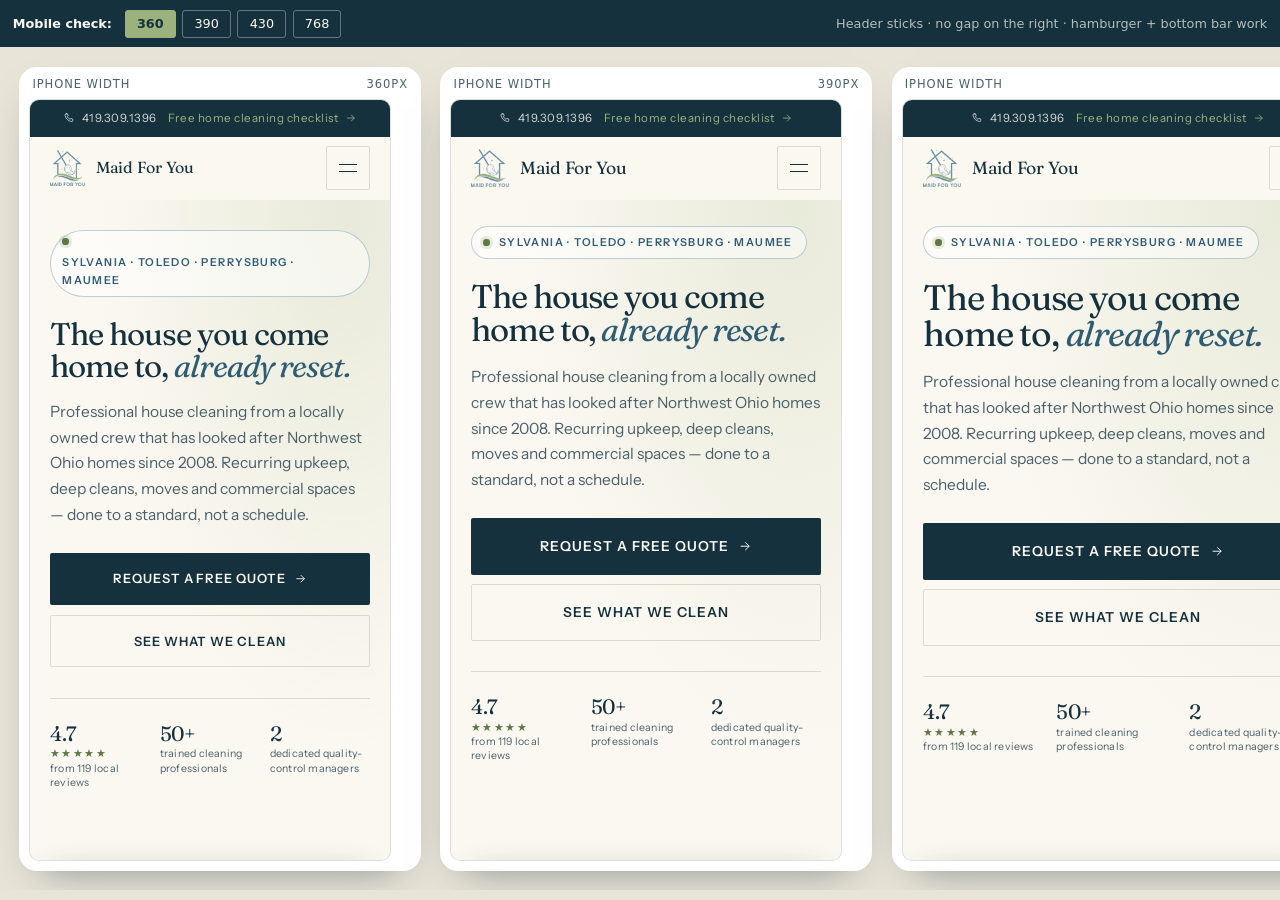
<file: preview/mobile-check.html>
<!DOCTYPE html>
<html lang="en">
<head>
<meta charset="utf-8">
<meta name="viewport" content="width=device-width, initial-scale=1">
<title>Preview — Maid For You homepage at mobile widths</title>
<style>
  html, body { margin: 0; background: #e9e4d8; font-family: system-ui, sans-serif; }
  .bar { position: sticky; top: 0; z-index: 5; display: flex; flex-wrap: wrap; gap: .4rem; padding: .6rem .8rem;
         background: #14313D; color: #FBF8F1; font-size: .8rem; align-items: center; }
  .bar strong { margin-right: .4rem; }
  .bar button { font: inherit; padding: .35rem .7rem; border: 1px solid rgba(251,248,241,.35);
                background: transparent; color: inherit; border-radius: 3px; cursor: pointer; }
  .bar button.on { background: #9CB27C; border-color: #9CB27C; color: #14313D; font-weight: 600; }
  .bar span { opacity: .7; margin-left: auto; }
  .stage { display: flex; gap: 1.2rem; padding: 1.2rem; overflow-x: auto; align-items: flex-start; }
  .device { flex: none; background: #fff; border-radius: 18px; box-shadow: 0 18px 40px -22px rgba(20,49,61,.55);
            padding: 10px; transition: width .25s ease; }
  .device header { font-size: .72rem; letter-spacing: .08em; text-transform: uppercase; color: #4a616b;
                   display: flex; justify-content: space-between; padding: 0 .2rem .5rem; }
  .device iframe { display: block; border: 1px solid rgba(20,49,61,.12); border-radius: 10px; background: #FBF8F1; }
</style>
</head>
<body>
<div class="bar">
  <strong>Mobile check:</strong>
  <button data-w="360" class="on">360</button>
  <button data-w="390">390</button>
  <button data-w="430">430</button>
  <button data-w="768">768</button>
  <span>Header sticks · no gap on the right · hamburger + bottom bar work</span>
</div>
<div class="stage" id="stage"></div>
<script>
  var widths = [360, 390, 430];
  var stage = document.getElementById('stage');
  widths.forEach(function (w) {
    var d = document.createElement('div');
    d.className = 'device';
    d.dataset.w = w;
    d.style.width = (w + 22) + 'px';
    d.innerHTML = '<header><span>iPhone width</span><span>' + w + 'px</span></header>' +
      '<iframe src="../index.html?dev=' + w + '" width="' + w + '" height="760" loading="lazy" title="' + w + 'px preview"></iframe>';
    stage.appendChild(d);
  });
  document.querySelectorAll('.bar button').forEach(function (b) {
    b.addEventListener('click', function () {
      var w = b.dataset.w;
      if (w === '768') { window.open('../index.html', '_blank'); return; }
      document.querySelectorAll('.device').forEach(function (d) {
        var dw = Number(d.dataset.w);
        d.style.width = w === 'all' ? (dw + 22) + 'px' : (Number(w) + 22) + 'px';
        var f = d.querySelector('iframe');
        f.width = w; f.src = '../index.html?dev=' + w;
      });
      document.querySelectorAll('.bar button').forEach(function (x) { x.classList.remove('on'); });
      b.classList.add('on');
    });
  });
</script>
</body>
</html>
</file>
<file: css/style.css>
/* ==========================================================================
   Maid For You — Homepage
   Design direction: editorial, warm-modern home care.
   Palette sampled directly from the original brand logo.
   ========================================================================== */

/* ---------- Fonts ---------- */
@font-face {
  font-family: "Fraunces";
  src: url("../assets/fonts/fraunces-normal.woff2") format("woff2");
  font-weight: 300 900;
  font-style: normal;
  font-display: swap;
}
@font-face {
  font-family: "Fraunces";
  src: url("../assets/fonts/fraunces-italic.woff2") format("woff2");
  font-weight: 300 900;
  font-style: italic;
  font-display: swap;
}
@font-face {
  font-family: "Instrument Sans";
  src: url("../assets/fonts/instrument-sans-normal.woff2") format("woff2");
  font-weight: 400 700;
  font-style: normal;
  font-display: swap;
}

/* ---------- Tokens ---------- */
:root {
  /* Brand — sampled from the original logo */
  --blue: #5c8aa3;
  --blue-deep: #2f5b73;
  --sage: #9cb27c;
  --sage-deep: #5f7645;

  /* Neutrals */
  --ink: #14313d;
  --ink-soft: #33505c;
  --body: #4a616b;
  --cream: #fbf8f1;
  --cream-deep: #f3eee3;
  --sand: #ece5d7;
  --white: #ffffff;
  --line: rgba(20, 49, 61, 0.14);
  --line-light: rgba(255, 255, 255, 0.16);

  /* Type */
  --serif: "Fraunces", "Georgia", "Times New Roman", serif;
  --sans: "Instrument Sans", "Helvetica Neue", Arial, sans-serif;

  /* Space */
  --shell: 1240px;
  --gutter: clamp(1.25rem, 4.5vw, 3.5rem);
  --section-y: clamp(4rem, 9vw, 7.5rem);

  /* Motion */
  --ease: cubic-bezier(0.22, 0.61, 0.36, 1);
  --dur: 0.35s;
}

/* ---------- Reset ---------- */
*,
*::before,
*::after { box-sizing: border-box; }

html {
  -webkit-text-size-adjust: 100%;
  scroll-behavior: smooth;
  scroll-padding-top: calc(var(--header-h, 4.6rem) + 0.5rem);
  /* clip (not hidden) keeps the viewport as the scroll container,
     so position: sticky on the header keeps working */
  overflow-x: hidden;
  overflow-x: clip;
}

body {
  margin: 0;
  background: var(--cream);
  color: var(--body);
  font-family: var(--sans);
  font-size: clamp(1rem, 0.97rem + 0.14vw, 1.075rem);
  line-height: 1.65;
  -webkit-font-smoothing: antialiased;
  text-rendering: optimizeLegibility;
  max-width: 100%;
  overflow-x: clip;            /* clip, never hidden: keeps sticky working */
  overflow-wrap: break-word;
  /* room for the sticky call/quote bar on phones */
  padding-bottom: 0;
}

body.has-bar { padding-bottom: calc(4.6rem + env(safe-area-inset-bottom, 0px)); }

img, svg, picture { display: block; max-width: 100%; }
img { height: auto; }

h1, h2, h3, h4 {
  margin: 0;
  color: var(--ink);
  font-family: var(--serif);
  font-weight: 400;
  line-height: 1.06;
  letter-spacing: -0.021em;
  text-wrap: balance;
}

p { margin: 0 0 1rem; }
p:last-child { margin-bottom: 0; }
ul, ol { margin: 0; padding: 0; list-style: none; }
a { color: inherit; text-decoration: none; }
button { font: inherit; color: inherit; }
figure { margin: 0; }

::selection { background: var(--sage); color: var(--ink); }

:focus-visible {
  outline: 2px solid var(--blue-deep);
  outline-offset: 3px;
  border-radius: 2px;
}

.skip-link {
  position: absolute;
  left: 50%;
  top: 0;
  transform: translate(-50%, -120%);
  z-index: 200;
  background: var(--ink);
  color: var(--white);
  padding: 0.7rem 1.2rem;
  font-size: 0.85rem;
  letter-spacing: 0.04em;
  transition: transform 0.2s var(--ease);
}
.skip-link:focus { transform: translate(-50%, 0); }

/* ---------- Layout helpers ---------- */
.shell {
  width: 100%;
  max-width: var(--shell);
  margin-inline: auto;
  padding-inline: var(--gutter);
}

.ico {
  width: 1.05em;
  height: 1.05em;
  fill: none;
  stroke: currentColor;
  stroke-width: 1.6;
  stroke-linecap: round;
  stroke-linejoin: round;
  flex: none;
}
.ico--sm { width: 0.85em; height: 0.85em; stroke-width: 1.9; }
.ico--xs { width: 0.75em; height: 0.75em; stroke-width: 2; }
.ico--brand { color: var(--sage-deep); stroke-width: 2.1; }

/* ---------- Buttons ---------- */
.btn {
  display: inline-flex;
  align-items: center;
  justify-content: center;
  gap: 0.6em;
  padding: 1rem 1.6rem;
  border: 1px solid transparent;
  border-radius: 2px;
  background: var(--ink);
  color: var(--cream);
  font-family: var(--sans);
  font-size: 0.86rem;
  font-weight: 600;
  letter-spacing: 0.075em;
  text-transform: uppercase;
  cursor: pointer;
  transition: background var(--dur) var(--ease), color var(--dur) var(--ease),
    border-color var(--dur) var(--ease), transform var(--dur) var(--ease);
}
.btn .ico { transition: transform var(--dur) var(--ease); }
.btn:hover .ico { transform: translateX(3px); }
.btn:active { transform: translateY(1px); }

.btn--primary { background: var(--ink); color: var(--cream); }
.btn--primary:hover { background: var(--blue-deep); color: var(--white); }

.btn--ghost {
  background: transparent;
  border-color: var(--line);
  color: var(--ink);
}
.btn--ghost:hover { border-color: var(--ink); background: rgba(20, 49, 61, 0.04); }

.btn--outline {
  background: transparent;
  border-color: var(--ink);
  color: var(--ink);
}
.btn--outline:hover { background: var(--ink); color: var(--cream); }

.btn--light { background: var(--cream); color: var(--ink); }
.btn--light:hover { background: var(--white); color: var(--blue-deep); }

.btn--sm { padding: 0.78rem 1.15rem; font-size: 0.76rem; }
.btn--lg { padding: 1.15rem 2rem; }
.btn--block { width: 100%; }

.link-arrow {
  display: inline-flex;
  align-items: center;
  gap: 0.45em;
  font-size: 0.8rem;
  font-weight: 600;
  letter-spacing: 0.08em;
  text-transform: uppercase;
  color: var(--blue-deep);
  padding-bottom: 0.28rem;
  border-bottom: 1px solid rgba(47, 91, 115, 0.35);
  transition: border-color var(--dur) var(--ease), gap var(--dur) var(--ease), color var(--dur) var(--ease);
}
.link-arrow:hover { gap: 0.8em; border-color: var(--blue-deep); color: var(--ink); }

/* ---------- Overflow guard rails (mobile safety net) ---------- */
.hero__grid > *,
.svc-grid > *,
.story__grid > *,
.deepclean__grid > *,
.standard__grid > *,
.steps > li,
.review-grid > *,
.areas__grid > *,
.lead__grid > *,
.faq__grid > *,
.footer__top > *,
.tabs > *,
.hero__proof > * { min-width: 0; }

.marquee,
.hero,
.section-head,
.panel,
.review,
.std,
.svc { max-width: 100%; }

/* ---------- Section heading kit ---------- */
.section-label {
  display: flex;
  align-items: center;
  gap: 0.7rem;
  margin: 0 0 1.4rem;
  font-size: 0.72rem;
  font-weight: 600;
  letter-spacing: 0.17em;
  text-transform: uppercase;
  color: var(--blue-deep);
}
.section-label span {
  font-variant-numeric: tabular-nums;
  color: var(--sage-deep);
}
.section-label::after {
  content: "";
  flex: 1;
  max-width: 3.5rem;
  height: 1px;
  background: currentColor;
  opacity: 0.4;
}
.section-label--light { color: var(--sage); }
.section-label--light span { color: var(--cream); opacity: 0.6; }

.section-title {
  font-size: clamp(2.05rem, 1.35rem + 3.3vw, 3.5rem);
  letter-spacing: -0.028em;
}
.section-title--sm { font-size: clamp(1.85rem, 1.3rem + 2.3vw, 2.8rem); }
.section-title--light { color: var(--cream); }

.section-head { max-width: 44rem; margin-bottom: clamp(2.5rem, 5vw, 4rem); }
.section-head--center { margin-inline: auto; text-align: center; }
.section-head--center .section-label { justify-content: center; }
.section-head--center .section-label::after { display: none; }

.section-intro {
  margin-top: 1.5rem;
  max-width: 38rem;
  color: var(--body);
  font-size: 1.02rem;
}

/* ---------- Utility bar ---------- */
.topbar {
  background: var(--ink);
  color: rgba(251, 248, 241, 0.82);
  font-size: 0.76rem;
  letter-spacing: 0.045em;
}
.topbar__inner {
  display: flex;
  align-items: center;
  justify-content: center;
  gap: 0.9rem;
  min-height: 2.5rem;
  flex-wrap: wrap;
  padding-block: 0.35rem;
}
.topbar__note {
  display: none;
  align-items: center;
  gap: 0.45rem;
  margin: 0;
}
.topbar__links {
  display: flex;
  align-items: center;
  gap: 0.85rem;
}
.topbar__links a {
  display: inline-flex;
  align-items: center;
  gap: 0.4rem;
  transition: color 0.2s var(--ease);
}
.topbar__links a:hover { color: var(--sage); }
.topbar__div { width: 1px; height: 0.9rem; background: rgba(251, 248, 241, 0.25); }
.topbar__check { color: var(--sage); }

@media (min-width: 780px) {
  .topbar__inner { justify-content: space-between; }
  .topbar__note { display: inline-flex; }
}

/* ---------- Header ---------- */
.site-header {
  position: -webkit-sticky;
  position: sticky;
  top: 0;
  z-index: 90;
  flex: none;
  isolation: auto;
  background: rgba(251, 248, 241, 0.94);
  backdrop-filter: saturate(140%) blur(10px);
  border-bottom: 1px solid transparent;
  transition: border-color 0.3s var(--ease), background 0.3s var(--ease);
}
.site-header.is-stuck {
  border-bottom-color: var(--line);
  background: rgba(251, 248, 241, 0.98);
}
.site-header__inner {
  display: flex;
  align-items: center;
  justify-content: space-between;
  gap: 1rem;
  min-height: 4.4rem;
  padding-block: 0.55rem;
}

.brand {
  display: inline-flex;
  align-items: center;
  gap: 0.7rem;
  min-width: 0;
}
.brand__mark {
  width: auto;
  height: 2.6rem;
  flex: none;
}
.brand__text { display: flex; flex-direction: column; min-width: 0; }
.brand__name {
  font-family: var(--serif);
  font-size: 1.18rem;
  line-height: 1.1;
  letter-spacing: -0.015em;
  color: var(--ink);
}
.brand__sub {
  font-size: 0.6rem;
  letter-spacing: 0.13em;
  text-transform: uppercase;
  color: var(--blue-deep);
  opacity: 0.75;
  white-space: nowrap;
  overflow: hidden;
  text-overflow: ellipsis;
}

.nav { display: none; }

.site-header__actions { display: flex; align-items: center; gap: 0.7rem; }
.header-phone { display: none; }
.header-quote { display: none; }

.menu-btn {
  display: inline-flex;
  align-items: center;
  justify-content: center;
  width: 2.85rem;
  height: 2.85rem;
  padding: 0;
  border: 1px solid var(--line);
  background: transparent;
  border-radius: 2px;
  cursor: pointer;
}
.menu-btn__bars {
  position: relative;
  display: block;
  width: 1.15rem;
  height: 0.55rem;
}
.menu-btn__bars i {
  position: absolute;
  left: 0;
  width: 100%;
  height: 1.5px;
  background: var(--ink);
  transition: transform 0.3s var(--ease), opacity 0.2s var(--ease);
}
.menu-btn__bars i:first-child { top: 0; }
.menu-btn__bars i:last-child { bottom: 0; }
.menu-btn[aria-expanded="true"] .menu-btn__bars i:first-child { transform: translateY(0.27rem) rotate(45deg); }
.menu-btn[aria-expanded="true"] .menu-btn__bars i:last-child { transform: translateY(-0.27rem) rotate(-45deg); }

@media (min-width: 560px) {
  .header-quote { display: inline-flex; }
  .brand__mark { height: 3rem; }
  .brand__name { font-size: 1.3rem; }
}

@media (min-width: 1060px) {
  .site-header__inner { min-height: 5.1rem; }
  .nav { display: block; }
  .menu-btn { display: none; }
  .header-phone { display: inline-flex; }
  .header-quote { display: inline-flex; }
  .brand__mark { height: 3.3rem; }
}

.nav__list { display: flex; align-items: center; gap: 0.15rem; }
.nav__item { position: relative; }
.nav__link {
  display: inline-flex;
  align-items: center;
  gap: 0.3rem;
  padding: 0.6rem 0.7rem;
  border: 0;
  background: none;
  font-size: 0.83rem;
  font-weight: 500;
  letter-spacing: 0.02em;
  color: var(--ink-soft);
  cursor: pointer;
  transition: color 0.2s var(--ease);
}
.nav__link:hover,
.nav__toggle[aria-expanded="true"] { color: var(--ink); }
.nav__link::after {
  content: "";
  position: absolute;
  left: 0.7rem;
  right: 0.7rem;
  bottom: 0.35rem;
  height: 1px;
  background: var(--sage-deep);
  transform: scaleX(0);
  transform-origin: left;
  transition: transform 0.3s var(--ease);
}
.nav__link:hover::after { transform: scaleX(1); }
.nav__toggle .ico { transition: transform 0.25s var(--ease); }
.nav__toggle[aria-expanded="true"] .ico { transform: rotate(180deg); }

.nav__menu {
  position: absolute;
  top: calc(100% + 0.55rem);
  left: 0;
  width: 19rem;
  padding: 0.6rem;
  background: var(--white);
  border: 1px solid var(--line);
  border-radius: 3px;
  box-shadow: 0 24px 48px -26px rgba(20, 49, 61, 0.4);
  display: grid;
  gap: 0.15rem;
}
.nav__menu[hidden] { display: none; }
.nav__menu a {
  display: grid;
  gap: 0.1rem;
  padding: 0.7rem 0.8rem;
  border-radius: 2px;
  transition: background 0.2s var(--ease);
}
.nav__menu a:hover { background: var(--cream-deep); }
.nav__menu strong {
  font-size: 0.86rem;
  font-weight: 600;
  color: var(--ink);
  letter-spacing: -0.005em;
}
.nav__menu span { font-size: 0.76rem; color: var(--body); }

.header-phone {
  align-items: center;
  gap: 0.45rem;
  font-size: 0.85rem;
  font-weight: 600;
  letter-spacing: 0.02em;
  color: var(--ink);
  padding-right: 0.5rem;
  font-variant-numeric: tabular-nums;
}
.header-phone__num { white-space: nowrap; }
.header-phone .ico { color: var(--sage-deep); }

/* ---------- Mobile nav ---------- */
.mobile-nav {
  position: fixed;
  top: 0;
  right: 0;
  bottom: 0;
  left: auto;
  z-index: 120;
  width: min(100%, 23rem);
  height: 100vh;
  height: 100dvh;
  padding: 0 1.35rem calc(1.5rem + env(safe-area-inset-bottom, 0px));
  background: var(--cream);
  border-left: 1px solid var(--line);
  box-shadow: -30px 0 60px -40px rgba(20, 49, 61, 0.6);
  display: flex;
  flex-direction: column;
  gap: 1.25rem;
  overflow-y: auto;
  overscroll-behavior: contain;
  -webkit-overflow-scrolling: touch;
  transform: translate3d(100%, 0, 0);
  visibility: hidden;
  transition: transform 0.38s var(--ease), visibility 0.38s var(--ease);
}
.mobile-nav[hidden] { display: none; }
.mobile-nav.is-open {
  transform: translate3d(0, 0, 0);
  visibility: visible;
}

/* sticky bar inside the sheet: brand + close */
.mobile-nav__bar {
  position: sticky;
  top: 0;
  z-index: 2;
  display: flex;
  align-items: center;
  justify-content: space-between;
  gap: 0.75rem;
  margin: 0 -1.35rem;
  padding: 0.55rem 1.35rem;
  background: var(--cream);
  border-bottom: 1px solid var(--line);
}
.mobile-nav__bar .brand__mark { height: 2.4rem; }
.mobile-nav__bar .brand__name { font-size: 1.05rem; }
.mobile-nav__bar .brand__sub { display: none; }

.mobile-nav__close {
  display: inline-grid;
  place-items: center;
  width: 2.75rem;
  height: 2.75rem;
  flex: none;
  padding: 0;
  border: 1px solid var(--line);
  border-radius: 2px;
  background: transparent;
  color: var(--ink);
  cursor: pointer;
}
.mobile-nav__close svg {
  width: 1.05rem;
  height: 1.05rem;
  fill: none;
  stroke: currentColor;
  stroke-width: 1.8;
  stroke-linecap: round;
}
.mobile-nav__close:hover { background: var(--cream-deep); }

.mobile-nav nav { flex: 1 0 auto; }
.mobile-nav__foot {
  display: grid;
  gap: 0.8rem;
  padding-top: 1.1rem;
  border-top: 1px solid var(--line);
}

.mobile-nav__list { display: grid; }
.mobile-nav__list a {
  display: block;
  padding: 0.95rem 0;
  border-bottom: 1px solid var(--line);
  font-family: var(--serif);
  font-size: 1.28rem;
  letter-spacing: -0.015em;
  color: var(--ink);
  transition: color 0.2s var(--ease), padding-left 0.25s var(--ease);
}
.mobile-nav__list a:hover { color: var(--blue-deep); padding-left: 0.3rem; }

.mobile-nav__tel {
  font-size: 0.82rem;
  letter-spacing: 0.02em;
  text-align: center;
  color: var(--body);
}
.mobile-nav__mail { margin: 0; text-align: center; font-size: 0.82rem; }
.mobile-nav__mail a { color: var(--blue-deep); }

body.nav-open {
  overflow: hidden;
  overscroll-behavior: contain;
  touch-action: none;
}
body.nav-open .mobile-nav { touch-action: auto; }
body.nav-open::after {
  content: "";
  position: fixed;
  inset: 0;
  z-index: 110;
  background: rgba(20, 49, 61, 0.42);
  backdrop-filter: blur(2px);
  -webkit-backdrop-filter: blur(2px);
}

/* ==========================================================================
   HERO
   ========================================================================== */
.hero {
  position: relative;
  padding-block: clamp(2rem, 5vw, 4.5rem) clamp(2.5rem, 6vw, 5rem);
  background:
    radial-gradient(120% 90% at 88% 0%, rgba(156, 178, 124, 0.2) 0%, rgba(156, 178, 124, 0) 58%),
    var(--cream);
}
.hero__grid {
  display: grid;
  gap: clamp(2.2rem, 5vw, 3.5rem);
  align-items: center;
}

.eyebrow {
  display: inline-flex;
  flex-wrap: wrap;
  align-items: center;
  max-width: 100%;
  gap: 0.55rem;
  margin: 0 0 1.3rem;
  padding: 0.42rem 0.85rem 0.42rem 0.7rem;
  border: 1px solid rgba(92, 138, 163, 0.4);
  border-radius: 100px;
  font-size: 0.68rem;
  font-weight: 600;
  letter-spacing: 0.13em;
  text-transform: uppercase;
  color: var(--blue-deep);
  background: rgba(255, 255, 255, 0.55);
}
.eyebrow__dot {
  width: 0.42rem;
  height: 0.42rem;
  border-radius: 50%;
  background: var(--sage-deep);
  box-shadow: 0 0 0 3px rgba(156, 178, 124, 0.25);
}

.hero__title {
  font-size: clamp(2.5rem, 1.35rem + 5.8vw, 4.6rem);
  line-height: 1.02;
  letter-spacing: -0.033em;
  margin-bottom: 1.5rem;
}
.hero__title em {
  font-style: italic;
  color: var(--blue-deep);
}

.hero__lede {
  max-width: 34rem;
  font-size: 1.03rem;
  color: var(--body);
  margin-bottom: 2rem;
}

.hero__actions {
  display: flex;
  flex-wrap: wrap;
  gap: 0.7rem;
  margin-bottom: 2.4rem;
}
.hero__actions .btn { flex: 1 1 auto; }

.hero__proof {
  display: grid;
  grid-template-columns: repeat(3, minmax(0, 1fr));
  gap: 1rem;
  padding-top: 1.5rem;
  border-top: 1px solid var(--line);
}
.hero__proof li { display: grid; gap: 0.1rem; align-content: start; }
.hero__proof-num {
  font-family: var(--serif);
  font-size: 1.55rem;
  line-height: 1.1;
  color: var(--ink);
  letter-spacing: -0.02em;
}
.hero__proof-txt {
  font-size: 0.71rem;
  line-height: 1.35;
  letter-spacing: 0.02em;
  color: var(--body);
}
.stars {
  display: block;
  color: var(--sage-deep);
  font-size: 0.66rem;
  letter-spacing: 0.14em;
}

/* Hero media */
.hero__media {
  position: relative;
  display: grid;
}
.hero__frame {
  position: relative;
  overflow: hidden;
  border-radius: 180px 180px 4px 4px;
  background: var(--cream-deep);
  box-shadow: 0 44px 80px -50px rgba(20, 49, 61, 0.55);
}
.hero__frame img {
  width: 100%;
  height: 100%;
  object-fit: cover;
  aspect-ratio: 4 / 5;
  object-position: 62% 42%;
}
.hero__frame::after {
  content: "";
  position: absolute;
  inset: 0;
  background: linear-gradient(180deg, rgba(20, 49, 61, 0) 62%, rgba(20, 49, 61, 0.22) 100%);
  pointer-events: none;
}

.hero__seal {
  position: absolute;
  left: -0.4rem;
  bottom: 5.4rem;
  width: 6.6rem;
  height: 6.6rem;
  display: grid;
  place-items: center;
  border-radius: 50%;
  background: var(--cream);
  box-shadow: 0 18px 34px -22px rgba(20, 49, 61, 0.6);
  border: 1px solid rgba(156, 178, 124, 0.5);
}
.hero__seal svg {
  position: absolute;
  inset: 0;
  width: 100%;
  height: 100%;
  animation: sealSpin 34s linear infinite;
}
.hero__seal text {
  font-family: var(--sans);
  font-size: 8.4px;
  font-weight: 600;
  letter-spacing: 2.4px;
  fill: var(--blue-deep);
}
.hero__seal-mark img { width: 2.6rem; height: auto; }
@keyframes sealSpin { to { transform: rotate(360deg); } }

.hero__caption {
  margin-top: 1rem;
  display: grid;
  gap: 0.2rem;
  padding-left: 0.1rem;
  border-left: 2px solid var(--sage);
  padding-left: 0.9rem;
}
.hero__caption-kicker {
  font-size: 0.64rem;
  font-weight: 600;
  letter-spacing: 0.16em;
  text-transform: uppercase;
  color: var(--sage-deep);
}
.hero__caption-text {
  font-size: 0.82rem;
  line-height: 1.45;
  color: var(--body);
  max-width: 22rem;
}
.hero__caption-link {
  display: inline-flex;
  align-items: center;
  gap: 0.35rem;
  margin-top: 0.15rem;
  font-size: 0.72rem;
  font-weight: 600;
  letter-spacing: 0.08em;
  text-transform: uppercase;
  color: var(--ink);
}
.hero__caption-link:hover { color: var(--blue-deep); }

@media (min-width: 620px) {
  .hero__actions .btn { flex: 0 0 auto; }
}

@media (min-width: 960px) {
  .hero__grid {
    grid-template-columns: minmax(0, 1.04fr) minmax(0, 0.96fr);
    gap: clamp(2.5rem, 5vw, 4.5rem);
    align-items: center;
  }
  .hero__frame img { aspect-ratio: 5 / 6; }
  .hero__seal { left: -2.4rem; bottom: 6.5rem; width: 8rem; height: 8rem; }
  .hero__seal-mark img { width: 3.2rem; }
  .hero__seal text { font-size: 8.6px; }
}

/* ---------- Marquee ---------- */
.marquee {
  overflow: hidden;
  background: var(--ink);
  color: var(--cream);
  padding-block: 0.85rem;
  border-top: 1px solid rgba(255, 255, 255, 0.07);
}
.marquee__track {
  display: flex;
  align-items: center;
  gap: 1.6rem;
  width: max-content;
  animation: marquee 42s linear infinite;
  font-family: var(--serif);
  font-size: 0.9rem;
  letter-spacing: 0.16em;
  text-transform: uppercase;
  white-space: nowrap;
}
.marquee__track span:nth-child(4n + 1) { color: var(--sage); }
.marquee__track i { font-style: normal; color: rgba(251, 248, 241, 0.35); font-size: 0.7rem; }
@keyframes marquee { to { transform: translateX(-50%); } }

/* ==========================================================================
   SERVICES
   ========================================================================== */
.services { padding-block: var(--section-y); background: var(--white); }

.svc-grid {
  display: grid;
  gap: clamp(1.5rem, 3vw, 2.25rem);
}

.svc {
  display: flex;
  flex-direction: column;
  background: var(--cream);
  border: 1px solid rgba(20, 49, 61, 0.07);
}
.svc__media {
  position: relative;
  overflow: hidden;
  background: var(--cream-deep);
}
.svc__media img {
  width: 100%;
  height: 100%;
  object-fit: cover;
  aspect-ratio: 4 / 3;
  transition: transform 0.8s var(--ease);
}
.svc:hover .svc__media img { transform: scale(1.045); }

.svc__tag {
  position: absolute;
  left: 0.9rem;
  top: 0.9rem;
  padding: 0.34rem 0.62rem;
  background: var(--cream);
  color: var(--ink);
  font-size: 0.6rem;
  font-weight: 600;
  letter-spacing: 0.13em;
  text-transform: uppercase;
}

.svc__body {
  display: flex;
  flex-direction: column;
  gap: 0.7rem;
  padding: clamp(1.25rem, 2.5vw, 1.9rem);
  flex: 1;
}
.svc__no {
  margin: 0;
  font-size: 0.65rem;
  font-weight: 600;
  letter-spacing: 0.15em;
  text-transform: uppercase;
  color: var(--sage-deep);
}
.svc__title {
  font-size: clamp(1.35rem, 1.1rem + 0.8vw, 1.65rem);
  letter-spacing: -0.022em;
}
.svc__text { font-size: 0.92rem; line-height: 1.62; flex: 1; }
.svc .link-arrow { margin-top: 0.35rem; align-self: flex-start; }

.svc--lead .svc__media img { aspect-ratio: 16 / 11; }
.svc--tall .svc__media img { aspect-ratio: 4 / 3.1; }

.svc--dark {
  background: var(--ink);
  border-color: var(--ink);
}
.svc--dark .svc__title { color: var(--cream); }
.svc--dark .svc__no { color: var(--sage); }
.svc--dark .svc__text { color: rgba(251, 248, 241, 0.76); }
.svc--dark .link-arrow { color: var(--sage); border-bottom-color: rgba(156, 178, 124, 0.4); }
.svc--dark .link-arrow:hover { color: var(--cream); border-bottom-color: var(--cream); }
.svc--dark .svc__media img { aspect-ratio: 16 / 11; }

@media (min-width: 780px) {
  .svc-grid { grid-template-columns: repeat(2, minmax(0, 1fr)); }
  .svc--lead,
  .svc--dark { grid-column: span 2; }
  .svc-grid > .svc:nth-child(3) { grid-column: span 1; }
  .svc--lead .svc__media img { aspect-ratio: 16 / 8.4; }
  .svc--dark .svc__media img { aspect-ratio: 16 / 8.4; }
  .svc--lead .svc__body,
  .svc--dark .svc__body { padding: clamp(1.5rem, 3vw, 2.2rem); }
}

@media (min-width: 1060px) {
  .svc-grid {
    grid-template-columns: repeat(12, minmax(0, 1fr));
    align-items: start;
  }
  .svc--lead { grid-column: span 7; }
  .svc--tall { grid-column: span 5; }
  .svc--lead .svc__media img { aspect-ratio: 16 / 9.6; }
  .svc--tall .svc__media img { aspect-ratio: 4 / 3.55; }
  .svc--dark { grid-column: span 7; }
  .svc--dark .svc__media img { aspect-ratio: 16 / 8.6; }
  .svc-grid > .svc:nth-child(3) { grid-column: span 5; }
}

/* ==========================================================================
   STORY
   ========================================================================== */
.story {
  padding-block: var(--section-y);
  background: var(--cream-deep);
  border-top: 1px solid var(--line);
  border-bottom: 1px solid var(--line);
}
.story__grid {
  display: grid;
  gap: clamp(2.2rem, 5vw, 4rem);
  align-items: center;
}
.story__media { position: relative; }
.story__media img {
  width: 100%;
  aspect-ratio: 4 / 3.4;
  object-fit: cover;
  object-position: 50% 32%;
  border-radius: 3px;
}
.story__badge {
  position: absolute;
  right: 0.9rem;
  bottom: -1.6rem;
  display: grid;
  gap: 0.1rem;
  padding: 1rem 1.15rem;
  background: var(--white);
  border-top: 3px solid var(--sage);
  box-shadow: 0 20px 40px -28px rgba(20, 49, 61, 0.55);
  max-width: 11rem;
}
.story__badge-num {
  font-family: var(--serif);
  font-size: 1.9rem;
  line-height: 1;
  color: var(--ink);
  letter-spacing: -0.03em;
}
.story__badge-txt {
  font-size: 0.68rem;
  line-height: 1.4;
  letter-spacing: 0.02em;
  color: var(--body);
}

.story__text { margin-top: 1.15rem; max-width: 33rem; }
.story__points {
  display: grid;
  gap: 0.6rem;
  margin: 1.7rem 0 2rem;
  padding-top: 1.4rem;
  border-top: 1px solid var(--line);
}
.story__points li {
  display: flex;
  align-items: flex-start;
  gap: 0.65rem;
  font-size: 0.92rem;
  color: var(--ink-soft);
}
.story__points .ico { margin-top: 0.28rem; }

@media (min-width: 900px) {
  .story__grid {
    grid-template-columns: minmax(0, 1fr) minmax(0, 1.02fr);
    gap: clamp(3rem, 6vw, 5rem);
  }
  .story__media img { aspect-ratio: 4 / 4.6; }
  .story__badge { right: -2rem; bottom: 2.5rem; }
}

/* ==========================================================================
   DEEP CLEAN (tabs)
   ========================================================================== */
.deepclean {
  padding-block: var(--section-y);
  background: var(--ink);
  color: rgba(251, 248, 241, 0.78);
  background-image: radial-gradient(90% 70% at 8% 0%, rgba(92, 138, 163, 0.3) 0%, rgba(92, 138, 163, 0) 60%);
}
.deepclean__grid {
  display: grid;
  gap: clamp(2rem, 4vw, 3.5rem);
}
.deepclean__intro {
  margin-top: 1.4rem;
  max-width: 30rem;
  font-size: 0.98rem;
  color: rgba(251, 248, 241, 0.72);
}

.tabs {
  display: flex;
  gap: 0.4rem;
  margin-top: 2rem;
  overflow-x: auto;
  padding-bottom: 0.4rem;
  scrollbar-width: none;
}
.tabs::-webkit-scrollbar { display: none; }

.tab {
  display: inline-flex;
  align-items: center;
  gap: 0.45rem;
  flex: none;
  padding: 0.62rem 0.9rem;
  border: 1px solid rgba(251, 248, 241, 0.22);
  background: transparent;
  color: rgba(251, 248, 241, 0.72);
  font-size: 0.78rem;
  font-weight: 500;
  letter-spacing: 0.03em;
  white-space: nowrap;
  cursor: pointer;
  transition: background 0.25s var(--ease), color 0.25s var(--ease), border-color 0.25s var(--ease);
}
.tab span {
  font-size: 0.62rem;
  letter-spacing: 0.1em;
  opacity: 0.55;
}
.tab:hover { border-color: rgba(251, 248, 241, 0.45); color: var(--cream); }
.tab[aria-selected="true"] {
  background: var(--sage);
  border-color: var(--sage);
  color: var(--ink);
}
.tab[aria-selected="true"] span { opacity: 0.75; }

.deepclean__panels { position: relative; }
.panel[hidden] { display: none; }
.panel {
  display: grid;
  gap: 1.6rem;
  padding: clamp(1.4rem, 3vw, 2.2rem);
  border: 1px solid rgba(251, 248, 241, 0.16);
  background: rgba(251, 248, 241, 0.04);
  animation: panelIn 0.45s var(--ease) both;
}
@keyframes panelIn {
  from { opacity: 0; transform: translateY(10px); }
  to { opacity: 1; transform: translateY(0); }
}
.panel__title {
  font-size: 1.35rem;
  color: var(--cream);
  letter-spacing: -0.02em;
  margin-bottom: 0.2rem;
}
.panel__list { display: grid; gap: 0.62rem; }
.panel__list > li {
  position: relative;
  padding-left: 1.35rem;
  font-size: 0.9rem;
  line-height: 1.55;
  color: rgba(251, 248, 241, 0.82);
}
.panel__list > li::before {
  content: "";
  position: absolute;
  left: 0;
  top: 0.55rem;
  width: 0.45rem;
  height: 0.45rem;
  border-radius: 50%;
  border: 1px solid var(--sage);
}
.panel__media { overflow: hidden; }
.panel__media img {
  width: 100%;
  aspect-ratio: 16 / 10;
  object-fit: cover;
}

.deepclean__feats {
  display: grid;
  gap: 0.7rem;
  margin: 1.8rem 0 0;
  padding-top: 1.4rem;
  border-top: 1px solid rgba(251, 248, 241, 0.16);
}
.deepclean__feats li {
  display: flex;
  align-items: flex-start;
  gap: 0.6rem;
  font-size: 0.88rem;
  color: rgba(251, 248, 241, 0.84);
}
.deepclean__feats .ico { color: var(--sage); margin-top: 0.25rem; }
.deepclean__feats b { color: var(--cream); font-weight: 600; }

@media (min-width: 900px) {
  .deepclean__feats { display: none; }
}

@media (min-width: 900px) {
  .deepclean__grid {
    grid-template-columns: minmax(0, 0.85fr) minmax(0, 1.15fr);
    gap: clamp(2.5rem, 5vw, 4.5rem);
    align-items: start;
  }
  .tabs {
    flex-direction: column;
    overflow: visible;
    margin-top: 2.4rem;
    gap: 0.3rem;
  }
  .tab {
    justify-content: flex-start;
    padding: 0.85rem 1rem;
    font-size: 0.86rem;
    border-color: rgba(251, 248, 241, 0.14);
    border-left-width: 2px;
  }
  .tab[aria-selected="true"] { border-left-width: 2px; }
  .panel { padding: 2.2rem; gap: 2rem; min-height: 100%; }
  .panel__media img { aspect-ratio: 16 / 10.5; }
}

/* ==========================================================================
   STANDARD / WHY US
   ========================================================================== */
.standard { padding-block: var(--section-y); background: var(--cream); }
.standard__grid {
  display: grid;
  gap: 0;
  border-top: 1px solid var(--line);
}
.std {
  padding: clamp(1.8rem, 3.5vw, 2.8rem) 0;
  border-bottom: 1px solid var(--line);
}
.std__icon {
  width: 3rem;
  height: 3rem;
  display: grid;
  place-items: center;
  margin-bottom: 1.2rem;
  color: var(--blue-deep);
}
.std__icon svg {
  width: 100%;
  height: 100%;
  fill: none;
  stroke: currentColor;
  stroke-width: 1.25;
  stroke-linecap: round;
  stroke-linejoin: round;
}
.std__title {
  font-size: clamp(1.3rem, 1.1rem + 0.7vw, 1.55rem);
  margin-bottom: 0.7rem;
  letter-spacing: -0.02em;
}
.std__text { font-size: 0.93rem; line-height: 1.65; max-width: 24rem; }

.standard__quote {
  margin: clamp(3rem, 6vw, 4.5rem) 0 0;
  padding: clamp(1.8rem, 4vw, 3rem);
  background: var(--white);
  border-left: 3px solid var(--sage);
  display: grid;
  gap: 1.4rem;
  max-width: 54rem;
}
.standard__quote p {
  font-family: var(--serif);
  font-size: clamp(1.2rem, 0.95rem + 1.1vw, 1.7rem);
  line-height: 1.32;
  letter-spacing: -0.02em;
  color: var(--ink);
  margin: 0;
}
.standard__quote footer {
  display: flex;
  align-items: center;
  gap: 0.7rem;
  font-size: 0.76rem;
  letter-spacing: 0.05em;
  text-transform: uppercase;
  color: var(--body);
}
.standard__quote img { width: 1.7rem; height: auto; }

@media (min-width: 800px) {
  .standard__grid { grid-template-columns: repeat(3, minmax(0, 1fr)); border-bottom: 1px solid var(--line); }
  .std {
    padding: clamp(2rem, 3.5vw, 2.8rem) clamp(1.4rem, 3vw, 2.4rem);
    border-bottom: 0;
    border-right: 1px solid var(--line);
  }
  .std:first-child { padding-left: 0; }
  .std:last-child { border-right: 0; padding-right: 0; }
}

/* ==========================================================================
   PROCESS
   ========================================================================== */
.process { padding-block: var(--section-y); background: var(--white); }
.steps {
  border-top: 1px solid var(--line);
  counter-reset: step;
}
.step {
  position: relative;
  display: grid;
  gap: 0.5rem;
  padding: 1.6rem 0;
  border-bottom: 1px solid var(--line);
  transition: padding-left 0.4s var(--ease), background 0.4s var(--ease);
}
.step__no {
  font-family: var(--serif);
  font-size: 0.95rem;
  color: var(--sage-deep);
  letter-spacing: 0.04em;
  font-variant-numeric: tabular-nums;
}
.step__title {
  font-size: clamp(1.2rem, 1.05rem + 0.6vw, 1.45rem);
  letter-spacing: -0.02em;
  margin-bottom: 0.4rem;
}
.step__text { font-size: 0.92rem; max-width: 34rem; }
.step__meta {
  font-size: 0.68rem;
  font-weight: 600;
  letter-spacing: 0.11em;
  text-transform: uppercase;
  color: var(--blue-deep);
  opacity: 0.8;
}
.step:hover { padding-left: 0.5rem; background: rgba(243, 238, 227, 0.5); }

.process__cta {
  display: flex;
  flex-wrap: wrap;
  gap: 0.7rem;
  margin-top: clamp(2rem, 4vw, 2.8rem);
}

@media (min-width: 820px) {
  .step {
    grid-template-columns: 4rem minmax(0, 1fr) 10rem;
    align-items: baseline;
    gap: 1.5rem;
    padding: 2rem 0;
  }
  .step__no { font-size: 1.05rem; }
  .step__meta { text-align: right; }
  .step:hover { padding-left: 1rem; }
}

/* ==========================================================================
   REVIEWS
   ========================================================================== */
.reviews {
  padding-block: var(--section-y);
  background: var(--cream-deep);
  border-top: 1px solid var(--line);
}
.reviews__head {
  display: grid;
  gap: 1.8rem;
  margin-bottom: clamp(2.2rem, 5vw, 3.5rem);
}
.rating-card {
  display: flex;
  align-items: center;
  gap: 1rem;
  padding: 1.1rem 1.3rem;
  background: var(--white);
  border: 1px solid var(--line);
  align-self: start;
}
.rating-card__score {
  font-family: var(--serif);
  font-size: 2.2rem;
  line-height: 1;
  letter-spacing: -0.03em;
  color: var(--ink);
}
.rating-card__score span { font-size: 1rem; color: var(--body); }
.rating-card__meta p {
  margin: 0;
  font-size: 0.72rem;
  letter-spacing: 0.02em;
  color: var(--body);
}

.review-grid { display: grid; gap: 1.1rem; }
.review {
  position: relative;
  display: flex;
  flex-direction: column;
  gap: 1.2rem;
  padding: clamp(1.5rem, 3vw, 2.1rem);
  background: var(--white);
  border: 1px solid rgba(20, 49, 61, 0.08);
}
.review__mark {
  font-family: var(--serif);
  font-size: 2.6rem;
  line-height: 0.6;
  height: 1.2rem;
  color: var(--sage);
}
.review blockquote { margin: 0; }
.review blockquote p {
  font-family: var(--serif);
  font-size: 1.02rem;
  line-height: 1.5;
  letter-spacing: -0.008em;
  color: var(--ink-soft);
  margin: 0;
}
.review figcaption {
  display: grid;
  gap: 0.1rem;
  margin-top: auto;
  padding-top: 1rem;
  border-top: 1px solid var(--line);
}
.review figcaption strong {
  font-size: 0.85rem;
  font-weight: 600;
  color: var(--ink);
  letter-spacing: 0.01em;
}
.review figcaption span {
  font-size: 0.7rem;
  letter-spacing: 0.09em;
  text-transform: uppercase;
  color: var(--sage-deep);
}

@media (min-width: 780px) {
  .reviews__head {
    grid-template-columns: minmax(0, 1fr) auto;
    align-items: end;
  }
  .review-grid { grid-template-columns: repeat(3, minmax(0, 1fr)); gap: 1.3rem; }
  .review--offset { transform: translateY(1.8rem); }
}

/* ==========================================================================
   AREAS
   ========================================================================== */
.areas { padding-block: var(--section-y); background: var(--white); }
.areas__grid { display: grid; gap: clamp(2rem, 4vw, 3rem); }
.areas__text { margin: 1.2rem 0 1.6rem; max-width: 30rem; }

.areas__list {
  display: flex;
  flex-wrap: wrap;
  gap: 0.4rem;
  margin-bottom: 2rem;
}
.areas__list a {
  display: inline-block;
  padding: 0.45rem 0.8rem;
  border: 1px solid var(--line);
  border-radius: 100px;
  font-size: 0.8rem;
  font-weight: 500;
  color: var(--ink-soft);
  transition: all 0.25s var(--ease);
}
.areas__list a:hover {
  background: var(--ink);
  border-color: var(--ink);
  color: var(--cream);
}

.areas__contact {
  display: grid;
  grid-template-columns: repeat(auto-fit, minmax(11rem, 1fr));
  gap: 1.2rem;
  padding-top: 1.4rem;
  border-top: 1px solid var(--line);
}
.areas__label {
  display: block;
  margin-bottom: 0.3rem;
  font-size: 0.65rem;
  font-weight: 600;
  letter-spacing: 0.14em;
  text-transform: uppercase;
  color: var(--sage-deep);
}
.areas__contact p { font-size: 0.88rem; margin: 0; color: var(--ink-soft); line-height: 1.5; }

.areas__map {
  position: relative;
  display: grid;
  place-items: center;
  padding: 0.5rem;
  background: var(--cream);
  border: 1px solid rgba(20, 49, 61, 0.07);
}
.areas__map svg { width: 100%; max-width: 26rem; height: auto; }
.map-ring {
  fill: none;
  stroke: rgba(92, 138, 163, 0.35);
  stroke-width: 1;
}
.map-ring--dash { stroke-dasharray: 3 6; stroke: rgba(92, 138, 163, 0.3); }
.map-road {
  fill: none;
  stroke: rgba(109, 135, 82, 0.35);
  stroke-width: 1.4;
  stroke-linecap: round;
}
.map-pin-dot { fill: var(--blue-deep); }
.map-pin-halo {
  fill: none;
  stroke: rgba(92, 138, 163, 0.5);
  stroke-width: 1;
  animation: pinPulse 4s ease-out infinite;
  transform-origin: 210px 205px;
}
@keyframes pinPulse {
  0%, 100% { transform: scale(0.85); opacity: 0.8; }
  50% { transform: scale(1.25); opacity: 0.2; }
}
.map-city {
  font-family: var(--sans);
  font-size: 8.4px;
  font-weight: 600;
  letter-spacing: 1.3px;
  fill: var(--body);
  text-anchor: middle;
}
.map-city--home { fill: var(--ink); font-size: 9.5px; font-weight: 700; }
.areas__map-note {
  margin: 0;
  padding: 0 0.6rem 0.8rem;
  text-align: center;
  font-size: 0.68rem;
  line-height: 1.5;
  letter-spacing: 0.05em;
  text-transform: uppercase;
  color: var(--body);
  opacity: 0.75;
}

@media (min-width: 900px) {
  .areas__grid { grid-template-columns: minmax(0, 1.08fr) minmax(0, 0.92fr); gap: clamp(3rem, 6vw, 5rem); align-items: center; }
  .areas__map { padding: 1.5rem; }
}

/* ==========================================================================
   LEAD MAGNET
   ========================================================================== */
.lead {
  padding-block: var(--section-y);
  background: var(--blue-deep);
  color: rgba(251, 248, 241, 0.84);
  background-image: linear-gradient(115deg, #2f5b73 0%, #274c60 55%, #1f4152 100%);
}
.lead__grid { display: grid; gap: clamp(1.8rem, 4vw, 3.5rem); align-items: center; }
.lead__media { position: relative; overflow: hidden; border-radius: 2px; }
.lead__media img {
  width: 100%;
  aspect-ratio: 16 / 11;
  object-fit: cover;
}
.lead__text { margin: 1.3rem 0 1.5rem; max-width: 31rem; color: rgba(251, 248, 241, 0.8); }
.lead__list {
  display: grid;
  gap: 0.55rem;
  margin-bottom: 1.9rem;
}
.lead__list li {
  position: relative;
  padding-left: 1.5rem;
  font-size: 0.9rem;
  color: rgba(251, 248, 241, 0.9);
}
.lead__list li::before {
  content: "";
  position: absolute;
  left: 0;
  top: 0.35rem;
  width: 0.62rem;
  height: 0.32rem;
  border-left: 1.5px solid var(--sage);
  border-bottom: 1.5px solid var(--sage);
  transform: rotate(-45deg);
}
.lead__fine {
  margin-top: 1rem;
  font-size: 0.7rem;
  letter-spacing: 0.03em;
  color: rgba(251, 248, 241, 0.6);
}

@media (min-width: 900px) {
  .lead__grid { grid-template-columns: minmax(0, 0.95fr) minmax(0, 1.05fr); gap: clamp(3rem, 6vw, 5rem); }
  .lead__media img { aspect-ratio: 4 / 3.5; }
}

/* ==========================================================================
   FAQ
   ========================================================================== */
.faq { padding-block: var(--section-y); background: var(--cream); }
.faq__grid { display: grid; gap: clamp(2rem, 4vw, 3.5rem); }
.faq__text { margin: 1.2rem 0 1.5rem; max-width: 22rem; font-size: 0.94rem; }
.faq__call {
  display: inline-flex;
  align-items: center;
  gap: 0.5rem;
  font-family: var(--serif);
  font-size: 1.3rem;
  letter-spacing: -0.01em;
  color: var(--ink);
  border-bottom: 1px solid var(--sage);
  padding-bottom: 0.2rem;
  font-variant-numeric: tabular-nums;
}
.faq__call .ico { color: var(--sage-deep); }
.faq__call:hover { color: var(--blue-deep); }

.accordion { border-top: 1px solid var(--line); }
.acc-item { border-bottom: 1px solid var(--line); }
.acc-heading { margin: 0; font-family: var(--sans); }
.acc-trigger {
  display: flex;
  align-items: center;
  justify-content: space-between;
  gap: 1rem;
  width: 100%;
  padding: 1.25rem 0;
  border: 0;
  background: none;
  text-align: left;
  font-family: var(--serif);
  font-size: clamp(1.02rem, 0.95rem + 0.35vw, 1.16rem);
  letter-spacing: -0.015em;
  color: var(--ink);
  cursor: pointer;
  transition: color 0.2s var(--ease);
}
.acc-trigger:hover { color: var(--blue-deep); }
.acc-icon {
  position: relative;
  flex: none;
  width: 0.9rem;
  height: 0.9rem;
}
.acc-icon::before,
.acc-icon::after {
  content: "";
  position: absolute;
  background: var(--sage-deep);
  transition: transform 0.3s var(--ease), opacity 0.3s var(--ease);
}
.acc-icon::before { left: 0; top: calc(50% - 0.5px); width: 100%; height: 1.5px; }
.acc-icon::after { top: 0; left: calc(50% - 0.75px); width: 1.5px; height: 100%; }
.acc-trigger[aria-expanded="true"] .acc-icon::after { transform: scaleY(0); opacity: 0; }
.acc-trigger[aria-expanded="true"] .acc-icon::before { background: var(--ink); }

.acc-panel {
  overflow: hidden;
  transition: height 0.35s var(--ease);
}
.acc-panel[hidden] { display: none; }
.acc-inner {
  padding: 0 2.5rem 1.4rem 0;
  font-size: 0.92rem;
  line-height: 1.66;
  color: var(--body);
}

@media (min-width: 900px) {
  .faq__grid { grid-template-columns: minmax(0, 0.72fr) minmax(0, 1.28fr); gap: clamp(3rem, 7vw, 6rem); }
  .faq__aside { position: sticky; top: 7rem; align-self: start; }
}

/* ==========================================================================
   FINAL CTA
   ========================================================================== */
.final {
  position: relative;
  isolation: isolate;
  padding-block: clamp(4rem, 9vw, 7rem);
  background: var(--ink);
  color: rgba(251, 248, 241, 0.82);
  overflow: hidden;
  text-align: center;
}
.final__bg {
  position: absolute;
  inset: 0;
  z-index: -1;
}
.final__bg img {
  width: 100%;
  height: 100%;
  object-fit: cover;
  object-position: 50% 55%;
  opacity: 0.5;
}
.final__bg::after {
  content: "";
  position: absolute;
  inset: 0;
  background:
    linear-gradient(180deg, rgba(20, 49, 61, 0.86) 0%, rgba(20, 49, 61, 0.72) 45%, rgba(20, 49, 61, 0.92) 100%);
}
.final__inner {
  display: grid;
  justify-items: center;
  max-width: 42rem;
}
.final__emblem { width: 3.2rem; height: auto; margin-bottom: 1.4rem; }
.final__title {
  color: var(--cream);
  font-size: clamp(2.2rem, 1.5rem + 3.4vw, 3.9rem);
  letter-spacing: -0.032em;
  line-height: 1.02;
}
.final__title em { font-style: italic; color: var(--sage); }
.final__text {
  margin: 1.3rem 0 2rem;
  max-width: 26rem;
  font-size: 0.98rem;
  color: rgba(251, 248, 241, 0.78);
}
.final__actions {
  display: flex;
  flex-wrap: wrap;
  align-items: center;
  justify-content: center;
  gap: 1.2rem;
}
.final__phone {
  display: grid;
  gap: 0.1rem;
  padding: 0.55rem 0;
  font-family: var(--serif);
  font-size: 1.35rem;
  letter-spacing: -0.01em;
  color: var(--cream);
  font-variant-numeric: tabular-nums;
  text-align: left;
}
.final__phone span {
  font-family: var(--sans);
  font-size: 0.62rem;
  font-weight: 600;
  letter-spacing: 0.16em;
  text-transform: uppercase;
  color: var(--sage);
}
.final__phone:hover { color: var(--sage); }
.final__meta {
  margin-top: 2rem;
  font-size: 0.7rem;
  letter-spacing: 0.1em;
  text-transform: uppercase;
  color: rgba(251, 248, 241, 0.55);
}

/* ==========================================================================
   FOOTER
   ========================================================================== */
.site-footer {
  background: #0e2531;
  color: rgba(251, 248, 241, 0.72);
  padding-block: clamp(3rem, 6vw, 4.5rem) 2rem;
}
.footer__top {
  display: grid;
  gap: 2.4rem;
  padding-bottom: clamp(2rem, 4vw, 3rem);
  border-bottom: 1px solid rgba(251, 248, 241, 0.12);
}
.brand--footer .brand__name { color: var(--cream); }
.brand--footer .brand__sub { color: var(--sage); }
.brand--footer .brand__mark { height: 3.2rem; }
.footer__about {
  margin: 1.2rem 0 1.4rem;
  font-size: 0.87rem;
  line-height: 1.65;
  max-width: 24rem;
  color: rgba(251, 248, 241, 0.62);
}
.footer__social { display: flex; gap: 0.5rem; }
.footer__social a {
  display: grid;
  place-items: center;
  width: 2.4rem;
  height: 2.4rem;
  border: 1px solid rgba(251, 248, 241, 0.2);
  color: rgba(251, 248, 241, 0.8);
  transition: all 0.25s var(--ease);
}
.footer__social a:hover {
  background: var(--sage);
  border-color: var(--sage);
  color: var(--ink);
}
.footer__social svg {
  width: 1.05rem;
  height: 1.05rem;
  fill: none;
  stroke: currentColor;
  stroke-width: 1.5;
  stroke-linecap: round;
  stroke-linejoin: round;
}
.footer__social a:nth-child(2) svg { fill: currentColor; stroke: none; }

.footer__title {
  margin-bottom: 1rem;
  font-family: var(--sans);
  font-size: 0.68rem;
  font-weight: 600;
  letter-spacing: 0.16em;
  text-transform: uppercase;
  color: var(--sage);
}
.footer__col ul { display: grid; gap: 0.6rem; }
.footer__col a {
  font-size: 0.86rem;
  color: rgba(251, 248, 241, 0.72);
  transition: color 0.2s var(--ease);
}
.footer__col a:hover { color: var(--cream); }
.footer__contact { gap: 0.8rem; }
.footer__contact li {
  display: flex;
  align-items: flex-start;
  gap: 0.55rem;
  font-size: 0.86rem;
  line-height: 1.5;
}
.footer__contact .ico { margin-top: 0.28rem; color: var(--sage); }
.footer__cta { margin-top: 1.4rem; }

.footer__bottom {
  display: grid;
  gap: 0.5rem;
  padding-top: 1.6rem;
  font-size: 0.72rem;
  letter-spacing: 0.02em;
  color: rgba(251, 248, 241, 0.5);
}
.footer__bottom a { color: rgba(251, 248, 241, 0.72); text-decoration: underline; text-underline-offset: 2px; }
.footer__note { margin: 0; }

@media (min-width: 720px) {
  .footer__top { grid-template-columns: repeat(2, minmax(0, 1fr)); gap: 2.5rem; }
  .footer__brand { grid-column: span 2; }
  .footer__bottom { display: flex; align-items: center; justify-content: space-between; gap: 1rem; }
}
@media (min-width: 1000px) {
  .footer__top {
    grid-template-columns: 1.5fr 0.8fr 0.8fr 1.1fr;
    gap: clamp(1.5rem, 4vw, 3rem);
  }
  .footer__brand { grid-column: auto; }
}

/* ==========================================================================
   MOBILE STICKY BAR
   ========================================================================== */
.mobile-bar {
  position: fixed;
  left: 0;
  right: 0;
  bottom: 0;
  z-index: 80;
  display: grid;
  grid-template-columns: minmax(0, 0.78fr) minmax(0, 1.22fr);
  gap: 0.5rem;
  padding: 0.5rem 0.75rem calc(0.5rem + env(safe-area-inset-bottom, 0px));
  background: rgba(251, 248, 241, 0.98);
  -webkit-backdrop-filter: blur(12px);
  backdrop-filter: blur(12px);
  border-top: 1px solid var(--line);
  box-shadow: 0 -14px 30px -22px rgba(20, 49, 61, 0.45);
  transform: translate3d(0, 110%, 0);
  transition: transform 0.3s var(--ease);
  will-change: transform;
}
.mobile-bar.is-visible { transform: translate3d(0, 0, 0); }
.mobile-bar__call,
.mobile-bar__quote {
  display: inline-flex;
  align-items: center;
  justify-content: center;
  gap: 0.4rem;
  min-height: 2.9rem;
  padding: 0.7rem 0.5rem;
  font-size: 0.75rem;
  font-weight: 600;
  letter-spacing: 0.055em;
  text-transform: uppercase;
  border-radius: 2px;
  white-space: nowrap;
}
.mobile-bar__call { border: 1px solid var(--ink); color: var(--ink); }
.mobile-bar__quote { background: var(--ink); color: var(--cream); }
.mobile-bar__call:active,
.mobile-bar__quote:active { transform: translateY(1px); }

@media (min-width: 720px) {
  .mobile-bar { display: none; }
  body.has-bar { padding-bottom: 0; }
}

/* ==========================================================================
   PHONE REFINEMENTS (<= 719px) — mobile-first priorities
   ========================================================================== */
@media (max-width: 719px) {
  /* the utility bar is decorative on phones: one compact line, no wrap */
  .topbar { font-size: 0.72rem; }
  .topbar__inner {
    justify-content: center;
    gap: 0.7rem;
    min-height: 2.3rem;
    padding-block: 0.3rem;
  }
  .topbar__links { gap: 0.7rem; }
  .topbar__check { display: none; }
  .topbar__div { display: none; }

  .site-header__inner { min-height: 3.9rem; padding-block: 0.45rem; gap: 0.6rem; }
  .brand__mark { height: 2.4rem; }
  .brand__name { font-size: 1.1rem; }
  .brand__sub { display: none; }
  .menu-btn { width: 2.75rem; height: 2.75rem; }

  /* hero: tighter type, full-width buttons, no overflow */
  .hero { padding-block: 1.6rem 2.4rem; }
  .hero__title { font-size: clamp(2.05rem, 8.2vw, 2.85rem); margin-bottom: 1.1rem; }
  .hero__title br { display: none; }
  .hero__lede { font-size: 0.97rem; margin-bottom: 1.6rem; }
  .hero__actions { display: grid; gap: 0.6rem; margin-bottom: 1.9rem; }
  .hero__actions .btn { width: 100%; }
  .hero__frame { border-radius: 120px 120px 3px 3px; }
  .hero__frame img { aspect-ratio: 4 / 3.6; object-position: 58% 38%; }
  .hero__seal {
    left: auto;
    right: 0.75rem;
    bottom: auto;
    top: 0.75rem;
    width: 4.6rem;
    height: 4.6rem;
  }
  .hero__seal text { display: none; }
  .hero__seal-mark img { width: 2rem; }
  .hero__caption-text { max-width: none; }

  .hero__proof { gap: 0.6rem; }
  .hero__proof-num { font-size: 1.3rem; }
  .hero__proof-txt { font-size: 0.66rem; }

  /* sections breathe less on small screens */
  .section-intro { font-size: 0.97rem; }
  .svc__body { padding: 1.15rem; }
  .svc__text { font-size: 0.9rem; }

  .story__badge { position: static; margin-top: 1rem; max-width: none; }
  .story__media img { aspect-ratio: 4 / 3; }

  .deepclean__intro { font-size: 0.94rem; }
  .tabs { margin-top: 1.5rem; }
  .panel { padding: 1.15rem; }
  .panel__list > li { font-size: 0.87rem; }

  .std { padding-block: 1.5rem; }

  .step__meta { font-size: 0.64rem; }
  .process__cta { display: grid; gap: 0.6rem; }
  .process__cta .btn { width: 100%; }

  .rating-card { padding: 0.9rem 1rem; }

  .areas__contact { gap: 1rem; }
  .areas__map { padding: 0; }

  .lead__list li { font-size: 0.87rem; }
  .lead .btn { width: 100%; }

  .acc-inner { padding-right: 0; font-size: 0.9rem; }

  .final { padding-block: 3.2rem; }
  .final__actions { display: grid; gap: 0.9rem; width: 100%; }
  .final__actions .btn { width: 100%; }
  .final__phone { justify-items: center; text-align: center; }

  .footer__contact li { word-break: break-word; }
  .footer__bottom { font-size: 0.68rem; }
}

/* very narrow phones (360px and below) */
@media (max-width: 380px) {
  .brand__name { font-size: 1rem; }
  .brand__mark { height: 2.2rem; }
  .hero__title { font-size: 1.95rem; }
  .btn { padding: 0.92rem 1.1rem; font-size: 0.8rem; }
  .mobile-bar__call,
  .mobile-bar__quote { font-size: 0.7rem; letter-spacing: 0.03em; }
}

/* ---------- Reveal animation ---------- */
.reveal {
  opacity: 0;
  transform: translateY(18px);
  transition: opacity 0.7s var(--ease), transform 0.7s var(--ease);
}
.reveal.is-in { opacity: 1; transform: none; }

@media (prefers-reduced-motion: reduce) {
  html { scroll-behavior: auto; }
  *, *::before, *::after {
    animation-duration: 0.001ms !important;
    animation-iteration-count: 1 !important;
    transition-duration: 0.001ms !important;
  }
  .reveal { opacity: 1; transform: none; }
  .marquee__track { animation: none; }
  .review--offset { transform: none; }
}
</file>
